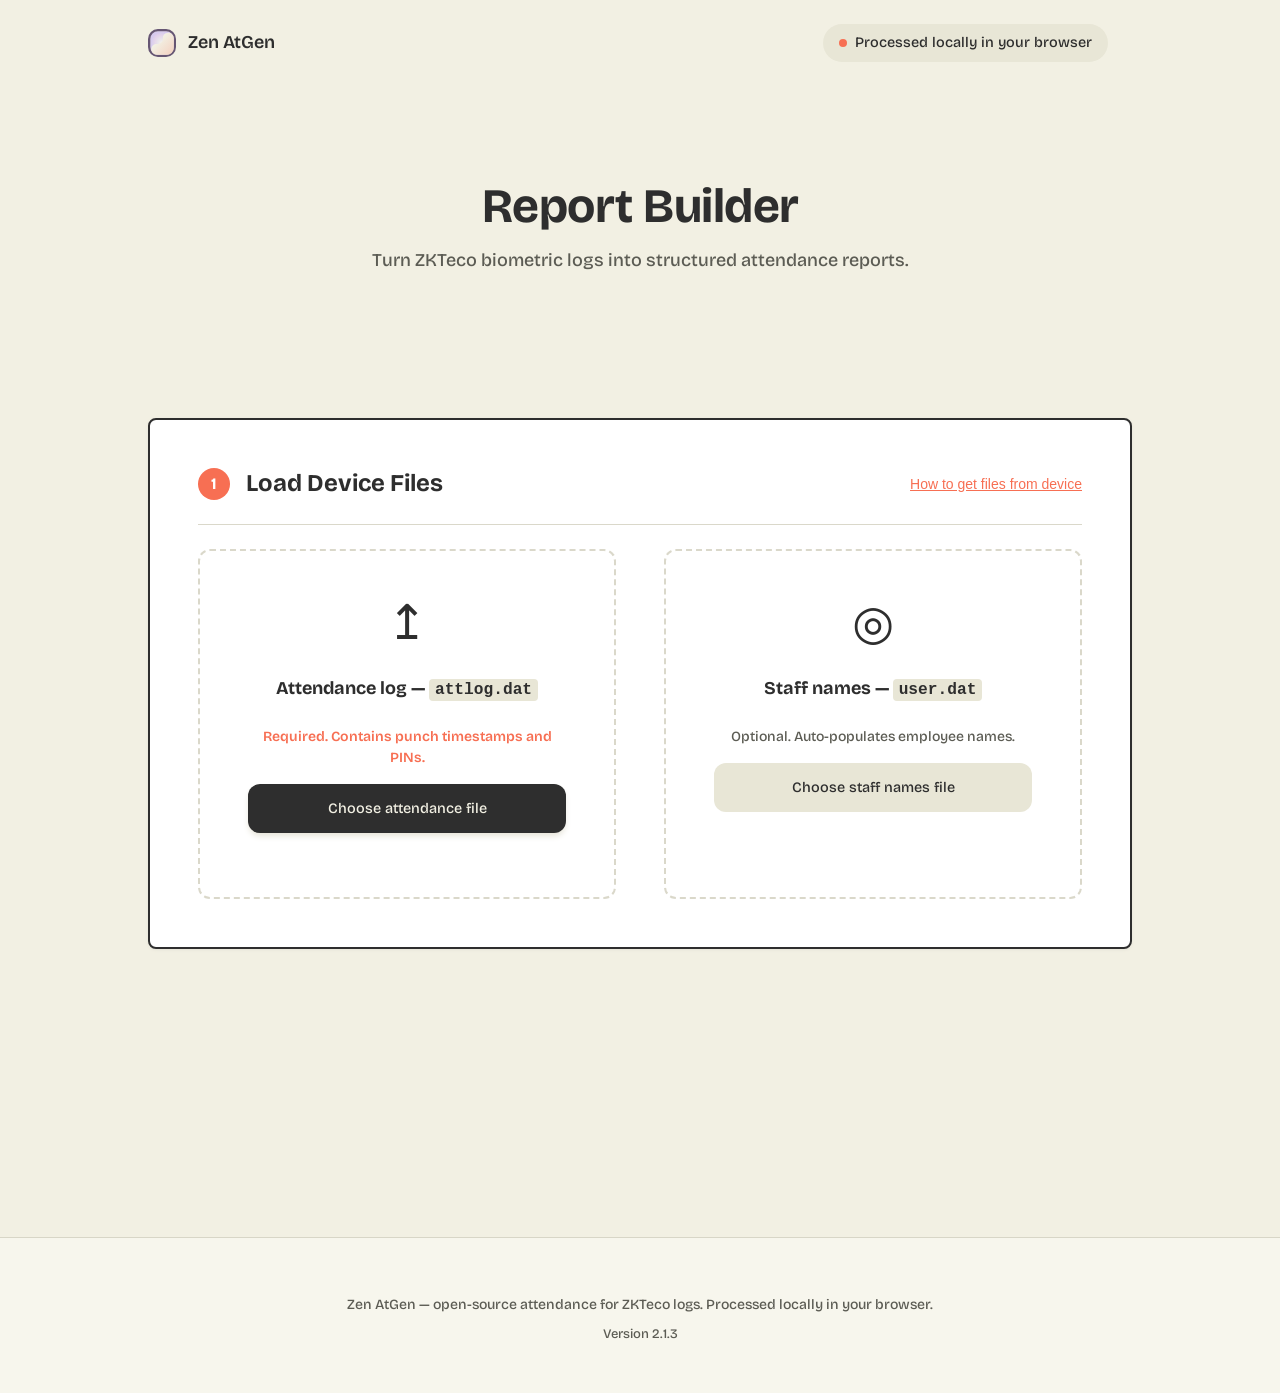
<file: docs/index.html>
<!DOCTYPE html>
<html lang="en">
<head>
<meta charset="UTF-8">
<meta name="viewport" content="width=device-width, initial-scale=1.0">
<title>Zen AtGen — Report Builder</title>
<link rel="stylesheet" href="style.css">
<link rel="preconnect" href="https://fonts.googleapis.com">
<link rel="preconnect" href="https://fonts.gstatic.com" crossorigin>
<link href="https://fonts.googleapis.com/css2?family=Junicode:ital,wght@0,400;0,600;1,400&family=Bricolage+Grotesque:wght@400;500;600;700&display=swap" rel="stylesheet">
</head>
<body>

<header class="nav-bar">
  <div class="header-inner">
    <a href="index.html" class="nav-logo" aria-label="Return to Zen AtGen homepage">
            <span class="logo-component" aria-label="Zen AtGen">
        <svg width="28" height="28" viewBox="0 0 498 497" fill="none" xmlns="http://www.w3.org/2000/svg" aria-hidden="true" class="logo-svg">
          <rect x="41" y="41" width="414.766" height="414.766" rx="127" fill="url(#paint0_radial_4620_3102)"/>
          <rect x="41" y="41" width="414.766" height="414.766" rx="127" fill="white" fill-opacity="0.23"/>
          <rect x="20.5" y="20.5" width="457" height="456" rx="155.5" stroke="#665673" stroke-width="41" stroke-linejoin="round"/>
          <g filter="url(#filter1_f_4620_3102)" style="mix-blend-mode:hue">
            <rect x="131.008" y="122.459" width="247.216" height="248.156" rx="62.5089" stroke="#EDBEF6" stroke-width="44.1792" stroke-linejoin="round"/>
          </g>
          <path d="M268.981 384.5H154.259C140.618 384.5 129.896 372.831 131.049 359.238C132.095 346.904 142.604 337.542 154.977 337.924L175.271 338.549C274.215 341.599 351.714 254.208 336.854 156.338C335.695 148.702 341.168 141.653 348.853 140.884L362.515 139.518C375.356 138.233 386.5 148.316 386.5 161.222V266.981C386.5 298.318 386.458 318.043 385.396 333.005C384.384 347.278 382.713 351.623 382.18 352.855C376.877 365.106 367.106 374.877 354.855 380.18C353.623 380.713 349.278 382.384 335.005 383.396C320.043 384.458 300.318 384.5 268.981 384.5Z" stroke="#F2F0E3" stroke-width="145" stroke-linejoin="round"/>
          <path d="M268.981 384.5H154.259C140.618 384.5 129.896 372.831 131.049 359.238C132.095 346.904 142.604 337.542 154.977 337.924L175.271 338.549C274.215 341.599 351.714 254.208 336.854 156.338C335.695 148.702 341.168 141.653 348.853 140.884L362.515 139.518C375.356 138.233 386.5 148.316 386.5 161.222V266.981C386.5 298.318 386.458 318.043 385.396 333.005C384.384 347.278 382.713 351.623 382.18 352.855C376.877 365.106 367.106 374.877 354.855 380.18C353.623 380.713 349.278 382.384 335.005 383.396C320.043 384.458 300.318 384.5 268.981 384.5Z" stroke="url(#paint1_linear_4620_3102)" stroke-opacity="0.35" stroke-width="145" stroke-linejoin="round"/>
          <defs>
            <filter id="filter1_f_4620_3102" x="75.7198" y="67.1709" width="357.791" height="358.732" filterUnits="userSpaceOnUse" color-interpolation-filters="sRGB">
              <feFlood flood-opacity="0" result="BackgroundImageFix"/>
              <feBlend mode="normal" in="SourceGraphic" in2="BackgroundImageFix" result="shape"/>
              <feGaussianBlur stdDeviation="16.5991" result="effect1_foregroundBlur_4620_3102"/>
            </filter>
            <radialGradient id="paint0_radial_4620_3102" cx="0" cy="0" r="1" gradientUnits="userSpaceOnUse" gradientTransform="translate(246.271 248.806) rotate(68.5462) scale(195.003)">
              <stop stop-color="#F2F0E3"/>
              <stop offset="1" stop-color="#CBBBE9"/>
            </radialGradient>
            <linearGradient id="paint1_linear_4620_3102" x1="205" y1="193" x2="573" y2="548" gradientUnits="userSpaceOnUse">
              <stop stop-color="#F2F0E3"/>
              <stop offset="1" stop-color="#F76F53"/>
            </linearGradient>
          </defs>
        </svg>
      </span>
      Zen AtGen
    </a>
    <div class="nav-links">
      <span class="badge" aria-label="Processed locally in your browser" style="margin: 0; background: var(--surface-muted); display: inline-flex; align-items: center; gap: 8px;">
        <span style="display:inline-block; width: 8px; height: 8px; border-radius: 50%; background: var(--accent); flex-shrink:0;"></span>
        Processed locally in your browser
      </span>
    </div>
    <div>
      <!-- Optional: secondary actions -->
    </div>
  </div>
</header>

<main class="app-main">

  <div class="app-hero text-center no-print">
    <h1 class="app-hero-title">Report Builder</h1>
    <p class="body-large">Turn ZKTeco biometric logs into structured attendance reports.</p>
  </div>

  <!-- Step 1: Upload Files -->
  <div class="card card-framed no-print" id="uploadSection">
    <div class="card-header border-bottom">
      <h2 class="heading-sub" style="margin: 0; display: flex; align-items: center; gap: var(--space-md);">
        <span class="step-label">1</span>
        Load Device Files
      </h2>
      <button type="button" class="btn-text" id="toggleGuideBtn" aria-expanded="false">How to get files from device</button>
    </div>

    <div id="deviceGuide" class="device-guide" style="display:none; margin-top: var(--space-lg);">
      <h3 style="margin-bottom: var(--space-xs);">Transferring attendance data from your hardware</h3>
      <p class="guide-note" style="margin-bottom: var(--space-lg); font-size: 13px;"><em>Note: Menu terms vary by ZKTeco hardware model and firmware version.</em></p>

      <div class="grid-2" style="margin-top: 0; align-items: flex-start; gap: var(--space-lg);">
        <div class="guide-col">
          <h4>1. Download Attendance Logs</h4>
          <ol class="guide-steps">
            <li>Insert a USB drive into the ZKTeco device.</li>
            <li>Press <strong>M/OK</strong> to open the main menu.</li>
            <li>Select the <strong>USB / PenDrive</strong> icon.</li>
            <li>Choose <strong>Download</strong>.</li>
            <li>Select <strong>Attendance Data</strong> (or <strong>Att Data</strong>).</li>
            <li>Select the date period (e.g., Daily/Weekly/Monthly).</li>
            <li>Save <code>attlog.dat</code> to the USB.</li>
          </ol>
        </div>
        <div class="guide-col">
          <h4>2. Download Staff Names (Optional)</h4>
          <ol class="guide-steps" start="8">
            <li>Return to the main device menu.</li>
            <li>Open the <strong>User / Personnel / User Mgt</strong> section.</li>
            <li>Select <strong>Download User Data</strong> to save <code>user.dat</code>.</li>
            <li>Carefully remove the USB drive.</li>
            <li>Connect the USB drive to your computer.</li>
            <li>Upload the files below.</li>
          </ol>
        </div>
      </div>
    </div>

    <div class="upload-container" style="margin-top: var(--space-lg);">
      <div class="upload-dropzone">
        <label for="fileInput" class="upload-label" style="cursor: pointer;">
          <span class="upload-icon" aria-hidden="true">↥</span>
          <span class="upload-title">Attendance log — <code>attlog.dat</code></span>
          <span class="upload-subtitle" style="font-weight: 600; color: var(--accent);">Required. Contains punch timestamps and PINs.</span>
        </label>
        <input type="file" id="fileInput" accept=".dat,.txt" style="margin-top: var(--space-sm); display: block; opacity: 0; position: absolute; width: 0; height: 0; overflow: hidden;">
        <button type="button" onclick="document.getElementById('fileInput').click()" class="button-primary" style="margin-top: var(--space-md); width: 100%; justify-content: center;">Choose attendance file</button>
        <div id="fileStatus" class="status-msg"></div>
      </div>

      <div class="upload-dropzone">
        <label for="userFileInput" class="upload-label" style="cursor: pointer;">
          <span class="upload-icon" aria-hidden="true">◎</span>
          <span class="upload-title">Staff names — <code>user.dat</code></span>
          <span class="upload-subtitle">Optional. Auto-populates employee names.</span>
        </label>
        <input type="file" id="userFileInput" accept=".dat" style="margin-top: var(--space-sm); display: block; opacity: 0; position: absolute; width: 0; height: 0; overflow: hidden;">
        <button type="button" onclick="document.getElementById('userFileInput').click()" class="button-secondary" style="margin-top: var(--space-md); width: 100%; justify-content: center;">Choose staff names file</button>
        <div id="userFileStatus" class="status-msg"></div>
      </div>
    </div>
  </div>

  <!-- Step 2: Staff Roster -->
  <div class="card no-print" id="pinSection" style="display:none">
    <div class="card-header border-bottom" style="margin-bottom: var(--space-lg);">
      <h2 class="heading-sub" style="margin: 0; display: flex; align-items: center; gap: var(--space-md);">
        <span class="step-label">2</span>
        Staff Roster & Classification
      </h2>
    </div>
    <p class="hint">Names from <code>user.dat</code> are auto-filled. Select a group for each employee: <strong>Security Guard</strong> (for hourly mandate compliance), <strong>General Worker</strong>, or <strong>Unclassified</strong>. Settings are saved locally.</p>
    <div id="pinList" class="pin-list-container"></div>
  </div>

  <!-- Step 3: Analysis Parameters -->
  <div class="card no-print" id="settingsSection" style="display:none">
    <div class="card-header border-bottom" style="margin-bottom: var(--space-lg);">
      <h2 class="heading-sub" style="margin: 0; display: flex; align-items: center; gap: var(--space-md);">
        <span class="step-label">3</span>
        Analysis Parameters
      </h2>
    </div>
    <div class="settings-grid">
      <div class="setting-item">
        <label for="mandateMin">Required check-in interval (min)</label>
        <input type="number" id="mandateMin" value="60" min="5" max="1440">
        <div class="hint">Expected interval between guard patrols.</div>
      </div>
      <div class="setting-item">
        <label for="offdutyMin">Off-duty gap threshold (min)</label>
        <input type="number" id="offdutyMin" value="240" min="30" max="2880">
        <div class="hint">Gaps longer than this mark shift handoffs.</div>
      </div>
      <div class="setting-action">
        <button id="analyzeBtn" class="button-primary">Analyze Attendance ▶</button>
      </div>
    </div>
  </div>

  <!-- Results Section -->
  <div id="resultsSection" style="display:none">

    <div class="card">
      <div class="card-header border-bottom" style="margin-bottom: var(--space-lg);">
        <h2 class="heading-sub" style="margin: 0;">Security Guard — Hourly Check Compliance</h2>
      </div>
      <p class="hint">Mandate: a check-in at least every <span id="mandateEcho" style="font-weight: 600;">60</span> minutes while on duty.</p>
      <div class="table-scroll"><table id="guardSummaryTable"></table></div>
      <div class="no-print actions-row">
        <button class="button-secondary" onclick="exportCSV('guardSummaryTable','guard_compliance_summary.csv')">Export CSV</button>
      </div>
    </div>

    <div class="card">
      <div class="card-header border-bottom" style="margin-bottom: var(--space-lg);">
        <h2 class="heading-sub" style="margin: 0;">Security Guard — Daily Check Log</h2>
      </div>
      <p class="hint">
        <span class="badge-legend ok">Green</span> within required interval &nbsp;&nbsp;|&nbsp;&nbsp;
        <span class="badge-legend violation">Red</span> missed check &nbsp;&nbsp;|&nbsp;&nbsp;
        <span>Unshaded</span> new duty period
      </p>
      <div id="guardDailyLogs"></div>
      <div class="no-print actions-row">
        <button class="button-secondary" onclick="window.print()">Print / Save as PDF</button>
      </div>
    </div>

    <div class="card">
      <div class="card-header border-bottom" style="margin-bottom: var(--space-lg);">
        <h2 class="heading-sub" style="margin: 0;">All-Staff Attendance Summary</h2>
      </div>
      <div class="table-scroll"><table id="allSummaryTable"></table></div>
      <div class="no-print actions-row">
        <button class="button-secondary" onclick="exportCSV('allSummaryTable','all_staff_summary.csv')">Export CSV</button>
      </div>
    </div>

    <div class="card">
      <div class="card-header border-bottom" style="margin-bottom: var(--space-lg);">
        <h2 class="heading-sub" style="margin: 0;">Weekly Clock In / Clock Out Timetable</h2>
      </div>
      <div id="weeklyTimetable"></div>
    </div>

    <div class="card">
      <div class="card-header border-bottom" style="margin-bottom: var(--space-lg);">
        <h2 class="heading-sub" style="margin: 0;">Full Daily Punch Log</h2>
      </div>
      <div class="table-scroll"><table id="detailTable"></table></div>
      <div class="no-print actions-row">
        <button class="button-secondary" onclick="exportCSV('detailTable','full_daily_log.csv')">Export CSV</button>
      </div>
    </div>

  </div>

  <!-- Step 4: Report Builder -->
  <div class="card card-framed no-print" id="reportBuilderCard" style="display:none">
    <div class="card-header border-bottom" style="margin-bottom: var(--space-lg);">
      <h2 class="heading-sub" style="margin: 0; display: flex; align-items: center; gap: var(--space-md);">
        <span class="step-label">4</span>
        Build Polished Report
      </h2>
    </div>
    <p class="hint" style="margin-bottom: var(--space-lg);">Generate a clean, branded, print-ready document tailored for supervisors. Select report scope and time window.</p>
    <div class="settings-grid">
      <div class="setting-item">
        <label for="reportType">Report type</label>
        <select id="reportType">
          <option value="security">Security Guard Attendance</option>
          <option value="general">General Workers Attendance</option>
          <option value="all">All-Staff Attendance</option>
        </select>
      </div>
      <div class="setting-item">
        <label for="reportPeriodType">Period type</label>
        <select id="reportPeriodType">
          <option value="weekly">Weekly</option>
          <option value="monthly">Monthly</option>
        </select>
      </div>
      <div class="setting-item">
        <label for="reportPeriodSelect">Period</label>
        <select id="reportPeriodSelect"></select>
      </div>
      <div class="setting-action">
        <button id="generateReportBtn" class="button-primary">Generate Report ▶</button>
      </div>
    </div>
  </div>

  <!-- Report Preview & Actions -->
  <div id="reportPreviewWrapper" style="display:none">
    <div class="no-print report-actions" style="margin-top: var(--space-2xl); margin-bottom: var(--space-lg); display: flex; gap: var(--space-md); justify-content: center;">
      <button onclick="printReport()" class="button-primary"><span aria-hidden="true">▣</span> Print / Save as PDF</button>
      <button class="button-secondary" onclick="downloadReportHTML()"><span aria-hidden="true">↓</span> Download as HTML report</button>
    </div>
    <div id="reportPreview" style="background: var(--surface); padding: var(--space-lg); border-radius: var(--rounded-lg); box-shadow: 0 10px 15px -3px var(--shadow-soft);"></div>
  </div>

</main>

<footer class="app-footer">
  <div class="footer-inner">
    <p>Zen AtGen — open-source attendance for ZKTeco logs. Processed locally in your browser.</p>
    <p style="font-size: 13px; margin: 0;">Version <span id="appVersion"></span></p>
  </div>
</footer>

<script src="version.js"></script>
<script src="script.js"></script>

</body>
</html>
</file>
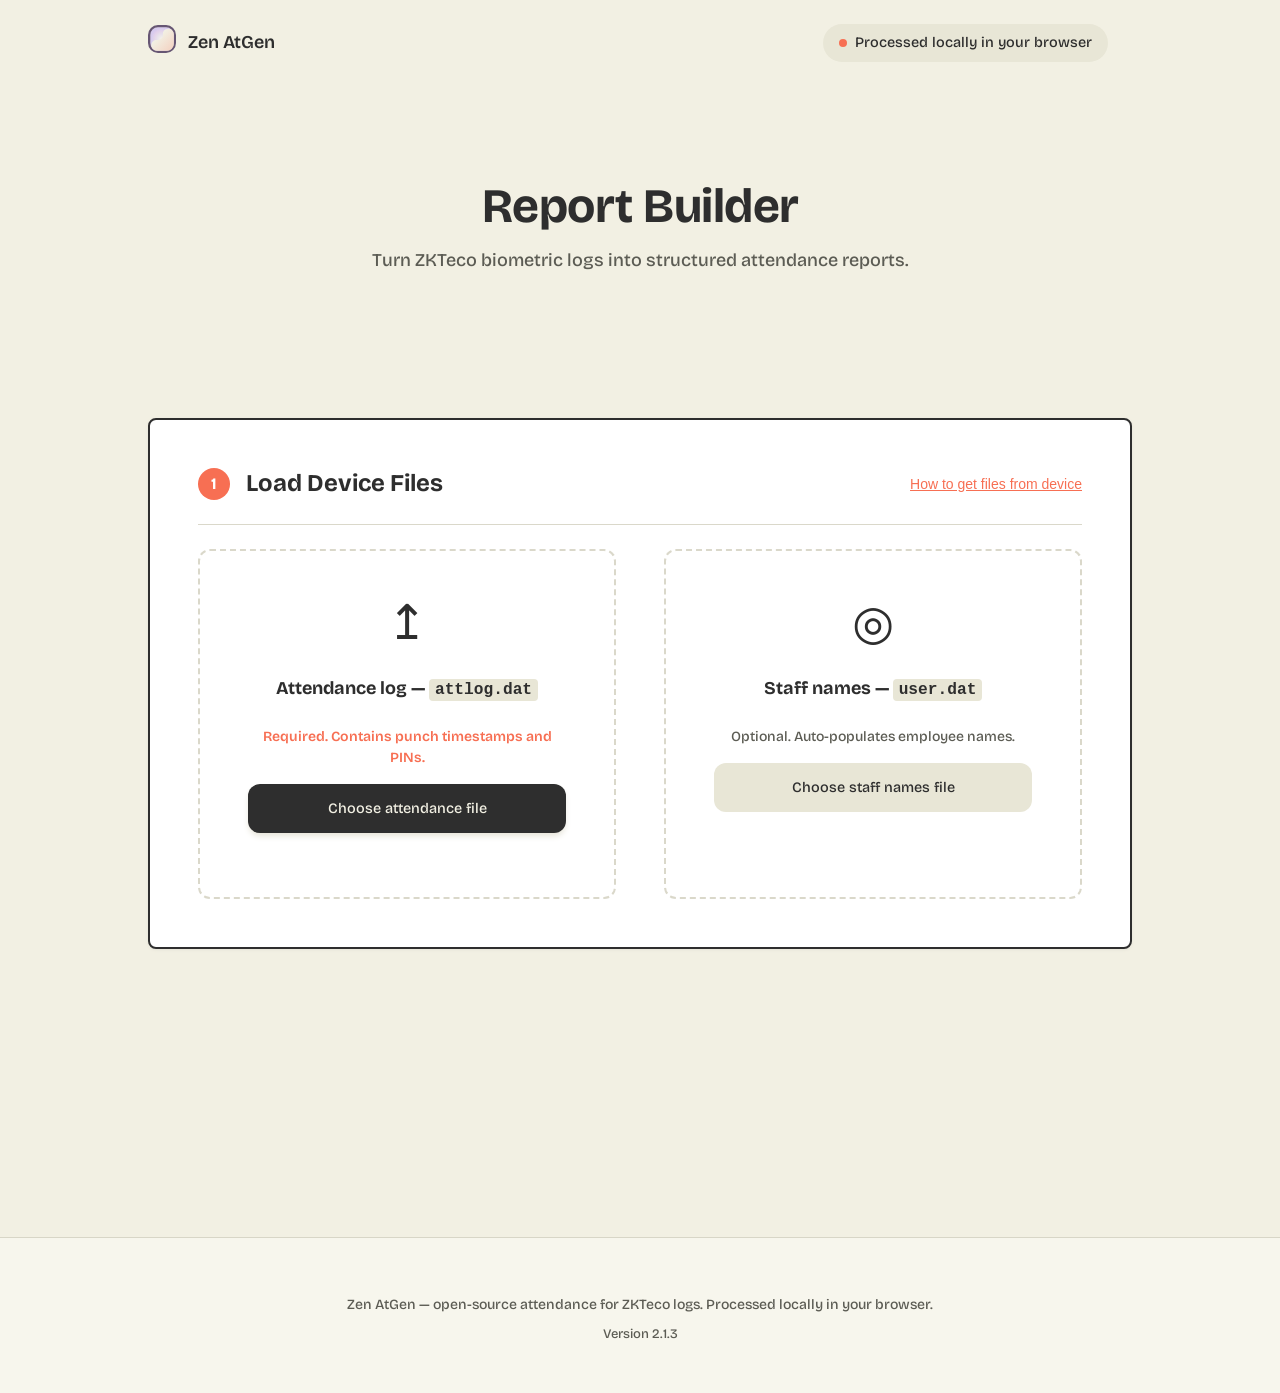
<file: app/app/index.html>
<!DOCTYPE html>
<html lang="en">
<head>
<meta charset="UTF-8">
<meta name="viewport" content="width=device-width, initial-scale=1.0">
<title>Zen AtGen — Report Builder</title>
<link rel="stylesheet" href="style.css">
<link rel="preconnect" href="https://fonts.googleapis.com">
<link rel="preconnect" href="https://fonts.gstatic.com" crossorigin>
<link href="https://fonts.googleapis.com/css2?family=Junicode:ital,wght@0,400;0,600;1,400&family=Bricolage+Grotesque:wght@400;500;600;700&display=swap" rel="stylesheet">
</head>
<body>

<header class="nav-bar">
  <div class="header-inner">
    <a href="../index.html" class="nav-logo" aria-label="Return to Zen AtGen homepage">
            <span class="logo-component" aria-label="Zen AtGen">
        <svg width="28" height="28" viewBox="0 0 498 497" fill="none" xmlns="http://www.w3.org/2000/svg" aria-hidden="true" class="logo-svg">
          <rect x="41" y="41" width="414.766" height="414.766" rx="127" fill="url(#paint0_radial_4620_3102)"/>
          <rect x="41" y="41" width="414.766" height="414.766" rx="127" fill="white" fill-opacity="0.23"/>
          <rect x="20.5" y="20.5" width="457" height="456" rx="155.5" stroke="#665673" stroke-width="41" stroke-linejoin="round"/>
          <g filter="url(#filter1_f_4620_3102)" style="mix-blend-mode:hue">
            <rect x="131.008" y="122.459" width="247.216" height="248.156" rx="62.5089" stroke="#EDBEF6" stroke-width="44.1792" stroke-linejoin="round"/>
          </g>
          <path d="M268.981 384.5H154.259C140.618 384.5 129.896 372.831 131.049 359.238C132.095 346.904 142.604 337.542 154.977 337.924L175.271 338.549C274.215 341.599 351.714 254.208 336.854 156.338C335.695 148.702 341.168 141.653 348.853 140.884L362.515 139.518C375.356 138.233 386.5 148.316 386.5 161.222V266.981C386.5 298.318 386.458 318.043 385.396 333.005C384.384 347.278 382.713 351.623 382.18 352.855C376.877 365.106 367.106 374.877 354.855 380.18C353.623 380.713 349.278 382.384 335.005 383.396C320.043 384.458 300.318 384.5 268.981 384.5Z" stroke="#F2F0E3" stroke-width="145" stroke-linejoin="round"/>
          <path d="M268.981 384.5H154.259C140.618 384.5 129.896 372.831 131.049 359.238C132.095 346.904 142.604 337.542 154.977 337.924L175.271 338.549C274.215 341.599 351.714 254.208 336.854 156.338C335.695 148.702 341.168 141.653 348.853 140.884L362.515 139.518C375.356 138.233 386.5 148.316 386.5 161.222V266.981C386.5 298.318 386.458 318.043 385.396 333.005C384.384 347.278 382.713 351.623 382.18 352.855C376.877 365.106 367.106 374.877 354.855 380.18C353.623 380.713 349.278 382.384 335.005 383.396C320.043 384.458 300.318 384.5 268.981 384.5Z" stroke="url(#paint1_linear_4620_3102)" stroke-opacity="0.35" stroke-width="145" stroke-linejoin="round"/>
          <defs>
            <filter id="filter1_f_4620_3102" x="75.7198" y="67.1709" width="357.791" height="358.732" filterUnits="userSpaceOnUse" color-interpolation-filters="sRGB">
              <feFlood flood-opacity="0" result="BackgroundImageFix"/>
              <feBlend mode="normal" in="SourceGraphic" in2="BackgroundImageFix" result="shape"/>
              <feGaussianBlur stdDeviation="16.5991" result="effect1_foregroundBlur_4620_3102"/>
            </filter>
            <radialGradient id="paint0_radial_4620_3102" cx="0" cy="0" r="1" gradientUnits="userSpaceOnUse" gradientTransform="translate(246.271 248.806) rotate(68.5462) scale(195.003)">
              <stop stop-color="#F2F0E3"/>
              <stop offset="1" stop-color="#CBBBE9"/>
            </radialGradient>
            <linearGradient id="paint1_linear_4620_3102" x1="205" y1="193" x2="573" y2="548" gradientUnits="userSpaceOnUse">
              <stop stop-color="#F2F0E3"/>
              <stop offset="1" stop-color="#F76F53"/>
            </linearGradient>
          </defs>
        </svg>
      </span>
      Zen AtGen
    </a>
    <div class="nav-links">
      <span class="badge" aria-label="Processed locally in your browser" style="margin: 0; background: var(--surface-muted); display: inline-flex; align-items: center; gap: 8px;">
        <span style="display:inline-block; width: 8px; height: 8px; border-radius: 50%; background: var(--accent); flex-shrink:0;"></span>
        Processed locally in your browser
      </span>
    </div>
    <div>
      <!-- Optional: secondary actions -->
    </div>
  </div>
</header>

<main class="app-main">

  <div class="app-hero text-center no-print">
    <h1 class="app-hero-title">Report Builder</h1>
    <p class="body-large">Turn ZKTeco biometric logs into structured attendance reports.</p>
  </div>

  <!-- Step 1: Upload Files -->
  <div class="card card-framed no-print" id="uploadSection">
    <div class="card-header border-bottom">
      <h2 class="heading-sub" style="margin: 0; display: flex; align-items: center; gap: var(--space-md);">
        <span class="step-label">1</span>
        Load Device Files
      </h2>
      <button type="button" class="btn-text" id="toggleGuideBtn" aria-expanded="false">How to get files from device</button>
    </div>

    <div id="deviceGuide" class="device-guide" style="display:none; margin-top: var(--space-lg);">
      <h3 style="margin-bottom: var(--space-xs);">Transferring attendance data from your hardware</h3>
      <p class="guide-note" style="margin-bottom: var(--space-lg); font-size: 13px;"><em>Note: Menu terms vary by ZKTeco hardware model and firmware version.</em></p>

      <div class="grid-2" style="margin-top: 0; align-items: flex-start; gap: var(--space-lg);">
        <div class="guide-col">
          <h4>1. Download Attendance Logs</h4>
          <ol class="guide-steps">
            <li>Insert a USB drive into the ZKTeco device.</li>
            <li>Press <strong>M/OK</strong> to open the main menu.</li>
            <li>Select the <strong>USB / PenDrive</strong> icon.</li>
            <li>Choose <strong>Download</strong>.</li>
            <li>Select <strong>Attendance Data</strong> (or <strong>Att Data</strong>).</li>
            <li>Select the date period (e.g., Daily/Weekly/Monthly).</li>
            <li>Save <code>attlog.dat</code> to the USB.</li>
          </ol>
        </div>
        <div class="guide-col">
          <h4>2. Download Staff Names (Optional)</h4>
          <ol class="guide-steps" start="8">
            <li>Return to the main device menu.</li>
            <li>Open the <strong>User / Personnel / User Mgt</strong> section.</li>
            <li>Select <strong>Download User Data</strong> to save <code>user.dat</code>.</li>
            <li>Carefully remove the USB drive.</li>
            <li>Connect the USB drive to your computer.</li>
            <li>Upload the files below.</li>
          </ol>
        </div>
      </div>
    </div>

    <div class="upload-container" style="margin-top: var(--space-lg);">
      <div class="upload-dropzone">
        <label for="fileInput" class="upload-label" style="cursor: pointer;">
          <span class="upload-icon" aria-hidden="true">↥</span>
          <span class="upload-title">Attendance log — <code>attlog.dat</code></span>
          <span class="upload-subtitle" style="font-weight: 600; color: var(--accent);">Required. Contains punch timestamps and PINs.</span>
        </label>
        <input type="file" id="fileInput" accept=".dat,.txt" style="margin-top: var(--space-sm); display: block; opacity: 0; position: absolute; width: 0; height: 0; overflow: hidden;">
        <button type="button" onclick="document.getElementById('fileInput').click()" class="button-primary" style="margin-top: var(--space-md); width: 100%; justify-content: center;">Choose attendance file</button>
        <div id="fileStatus" class="status-msg"></div>
      </div>

      <div class="upload-dropzone">
        <label for="userFileInput" class="upload-label" style="cursor: pointer;">
          <span class="upload-icon" aria-hidden="true">◎</span>
          <span class="upload-title">Staff names — <code>user.dat</code></span>
          <span class="upload-subtitle">Optional. Auto-populates employee names.</span>
        </label>
        <input type="file" id="userFileInput" accept=".dat" style="margin-top: var(--space-sm); display: block; opacity: 0; position: absolute; width: 0; height: 0; overflow: hidden;">
        <button type="button" onclick="document.getElementById('userFileInput').click()" class="button-secondary" style="margin-top: var(--space-md); width: 100%; justify-content: center;">Choose staff names file</button>
        <div id="userFileStatus" class="status-msg"></div>
      </div>
    </div>
  </div>

  <!-- Step 2: Staff Roster -->
  <div class="card no-print" id="pinSection" style="display:none">
    <div class="card-header border-bottom" style="margin-bottom: var(--space-lg);">
      <h2 class="heading-sub" style="margin: 0; display: flex; align-items: center; gap: var(--space-md);">
        <span class="step-label">2</span>
        Staff Roster & Classification
      </h2>
    </div>
    <p class="hint">Names from <code>user.dat</code> are auto-filled. Select a group for each employee: <strong>Security Guard</strong> (for hourly mandate compliance), <strong>General Worker</strong>, or <strong>Unclassified</strong>. Settings are saved locally.</p>
    <div id="pinList" class="pin-list-container"></div>
  </div>

  <!-- Step 3: Analysis Parameters -->
  <div class="card no-print" id="settingsSection" style="display:none">
    <div class="card-header border-bottom" style="margin-bottom: var(--space-lg);">
      <h2 class="heading-sub" style="margin: 0; display: flex; align-items: center; gap: var(--space-md);">
        <span class="step-label">3</span>
        Analysis Parameters
      </h2>
    </div>
    <div class="settings-grid">
      <div class="setting-item">
        <label for="mandateMin">Required check-in interval (min)</label>
        <input type="number" id="mandateMin" value="60" min="5" max="1440">
        <div class="hint">Expected interval between guard patrols.</div>
      </div>
      <div class="setting-item">
        <label for="offdutyMin">Off-duty gap threshold (min)</label>
        <input type="number" id="offdutyMin" value="240" min="30" max="2880">
        <div class="hint">Gaps longer than this mark shift handoffs.</div>
      </div>
      <div class="setting-action">
        <button id="analyzeBtn" class="button-primary">Analyze Attendance ▶</button>
      </div>
    </div>
  </div>

  <!-- Results Section -->
  <div id="resultsSection" style="display:none">

    <div class="card">
      <div class="card-header border-bottom" style="margin-bottom: var(--space-lg);">
        <h2 class="heading-sub" style="margin: 0;">Security Guard — Hourly Check Compliance</h2>
      </div>
      <p class="hint">Mandate: a check-in at least every <span id="mandateEcho" style="font-weight: 600;">60</span> minutes while on duty.</p>
      <div class="table-scroll"><table id="guardSummaryTable"></table></div>
      <div class="no-print actions-row">
        <button class="button-secondary" onclick="exportCSV('guardSummaryTable','guard_compliance_summary.csv')">Export CSV</button>
      </div>
    </div>

    <div class="card">
      <div class="card-header border-bottom" style="margin-bottom: var(--space-lg);">
        <h2 class="heading-sub" style="margin: 0;">Security Guard — Daily Check Log</h2>
      </div>
      <p class="hint">
        <span class="badge-legend ok">Green</span> within required interval &nbsp;&nbsp;|&nbsp;&nbsp;
        <span class="badge-legend violation">Red</span> missed check &nbsp;&nbsp;|&nbsp;&nbsp;
        <span>Unshaded</span> new duty period
      </p>
      <div id="guardDailyLogs"></div>
      <div class="no-print actions-row">
        <button class="button-secondary" onclick="window.print()">Print / Save as PDF</button>
      </div>
    </div>

    <div class="card">
      <div class="card-header border-bottom" style="margin-bottom: var(--space-lg);">
        <h2 class="heading-sub" style="margin: 0;">All-Staff Attendance Summary</h2>
      </div>
      <div class="table-scroll"><table id="allSummaryTable"></table></div>
      <div class="no-print actions-row">
        <button class="button-secondary" onclick="exportCSV('allSummaryTable','all_staff_summary.csv')">Export CSV</button>
      </div>
    </div>

    <div class="card">
      <div class="card-header border-bottom" style="margin-bottom: var(--space-lg);">
        <h2 class="heading-sub" style="margin: 0;">Weekly Clock In / Clock Out Timetable</h2>
      </div>
      <div id="weeklyTimetable"></div>
    </div>

    <div class="card">
      <div class="card-header border-bottom" style="margin-bottom: var(--space-lg);">
        <h2 class="heading-sub" style="margin: 0;">Full Daily Punch Log</h2>
      </div>
      <div class="table-scroll"><table id="detailTable"></table></div>
      <div class="no-print actions-row">
        <button class="button-secondary" onclick="exportCSV('detailTable','full_daily_log.csv')">Export CSV</button>
      </div>
    </div>

  </div>

  <!-- Step 4: Report Builder -->
  <div class="card card-framed no-print" id="reportBuilderCard" style="display:none">
    <div class="card-header border-bottom" style="margin-bottom: var(--space-lg);">
      <h2 class="heading-sub" style="margin: 0; display: flex; align-items: center; gap: var(--space-md);">
        <span class="step-label">4</span>
        Build Polished Report
      </h2>
    </div>
    <p class="hint" style="margin-bottom: var(--space-lg);">Generate a clean, branded, print-ready document tailored for supervisors. Select report scope and time window.</p>
    <div class="settings-grid">
      <div class="setting-item">
        <label for="reportType">Report type</label>
        <select id="reportType">
          <option value="security">Security Guard Attendance</option>
          <option value="general">General Workers Attendance</option>
          <option value="all">All-Staff Attendance</option>
        </select>
      </div>
      <div class="setting-item">
        <label for="reportPeriodType">Period type</label>
        <select id="reportPeriodType">
          <option value="weekly">Weekly</option>
          <option value="monthly">Monthly</option>
        </select>
      </div>
      <div class="setting-item">
        <label for="reportPeriodSelect">Period</label>
        <select id="reportPeriodSelect"></select>
      </div>
      <div class="setting-action">
        <button id="generateReportBtn" class="button-primary">Generate Report ▶</button>
      </div>
    </div>
  </div>

  <!-- Report Preview & Actions -->
  <div id="reportPreviewWrapper" style="display:none">
    <div class="no-print report-actions" style="margin-top: var(--space-2xl); margin-bottom: var(--space-lg); display: flex; gap: var(--space-md); justify-content: center;">
      <button onclick="printReport()" class="button-primary"><span aria-hidden="true">▣</span> Print / Save as PDF</button>
      <button class="button-secondary" onclick="downloadReportHTML()"><span aria-hidden="true">↓</span> Download as HTML report</button>
    </div>
    <div id="reportPreview" style="background: var(--surface); padding: var(--space-lg); border-radius: var(--rounded-lg); box-shadow: 0 10px 15px -3px var(--shadow-soft);"></div>
  </div>

</main>

<footer class="app-footer">
  <div class="footer-inner">
    <p>Zen AtGen — open-source attendance for ZKTeco logs. Processed locally in your browser.</p>
    <p style="font-size: 13px; margin: 0;">Version <span id="appVersion"></span></p>
  </div>
</footer>

<script src="version.js"></script>
<script src="script.js"></script>

</body>
</html>
</file>
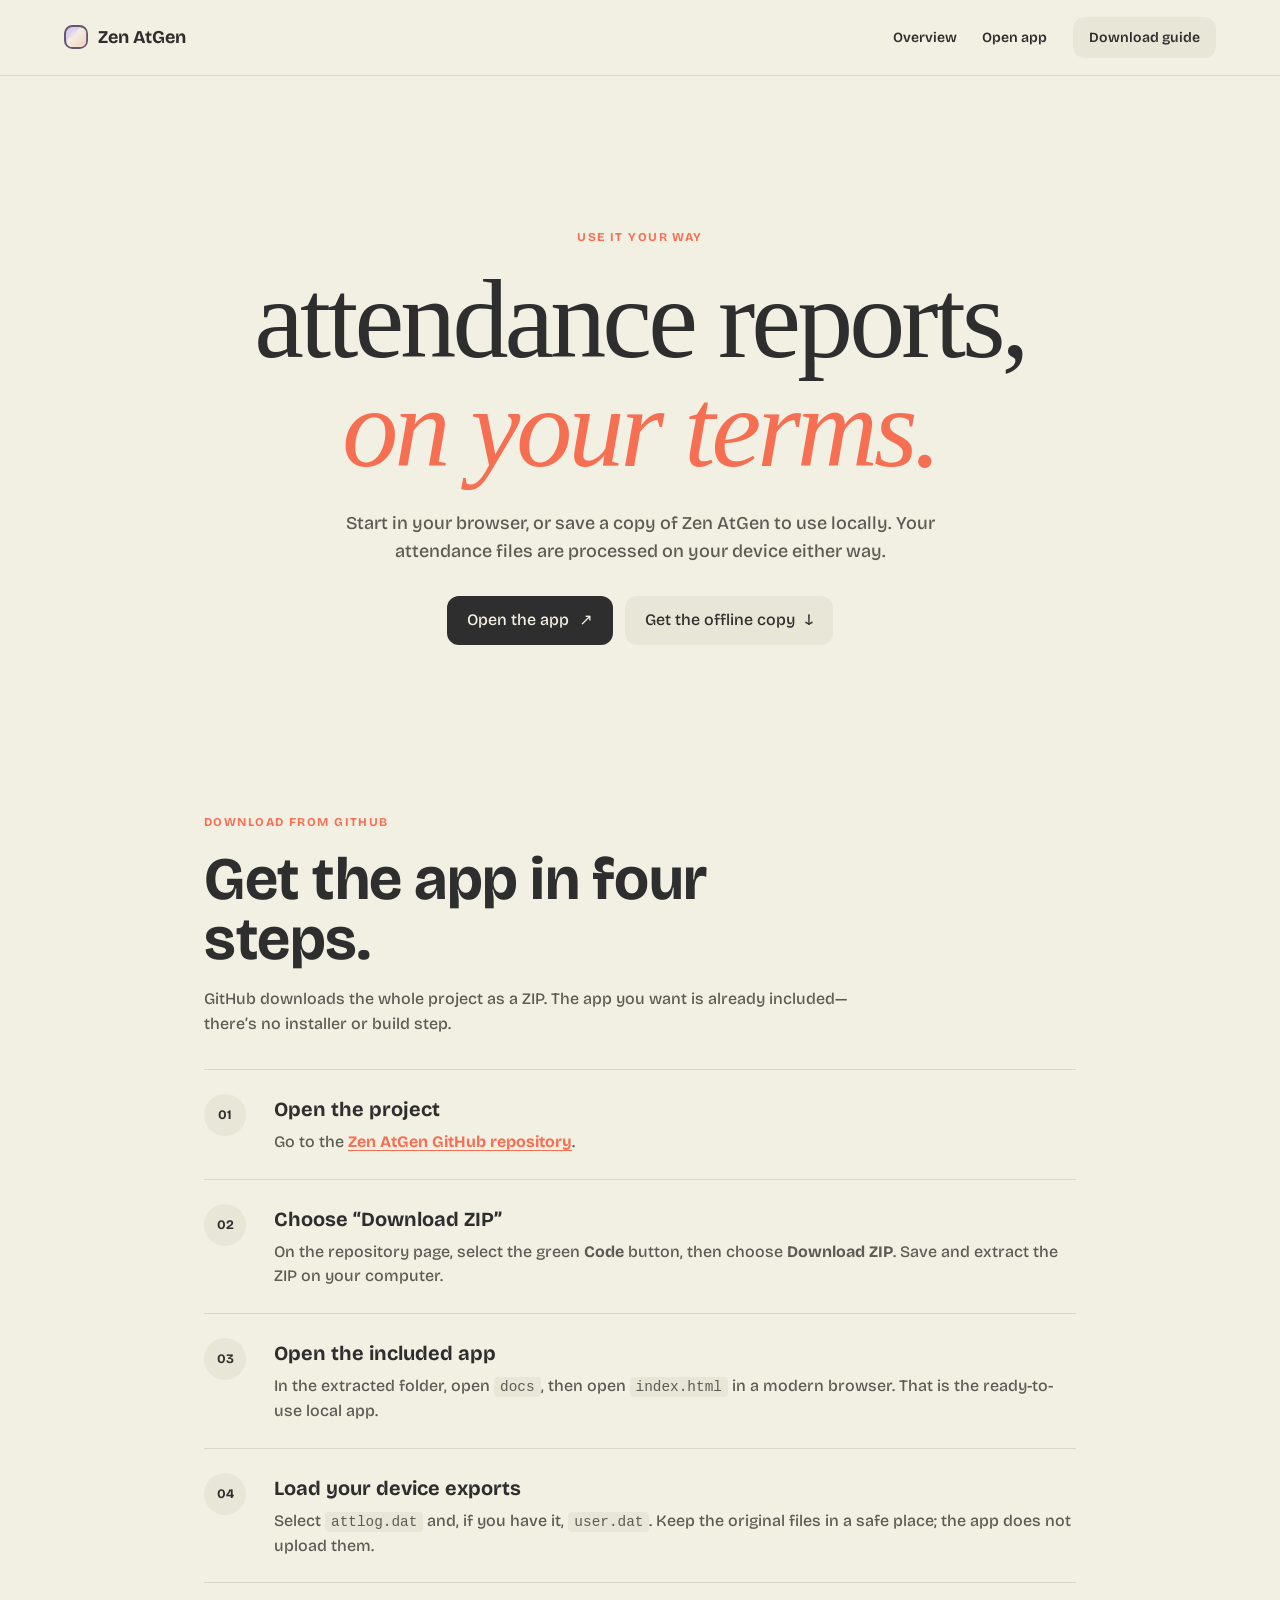
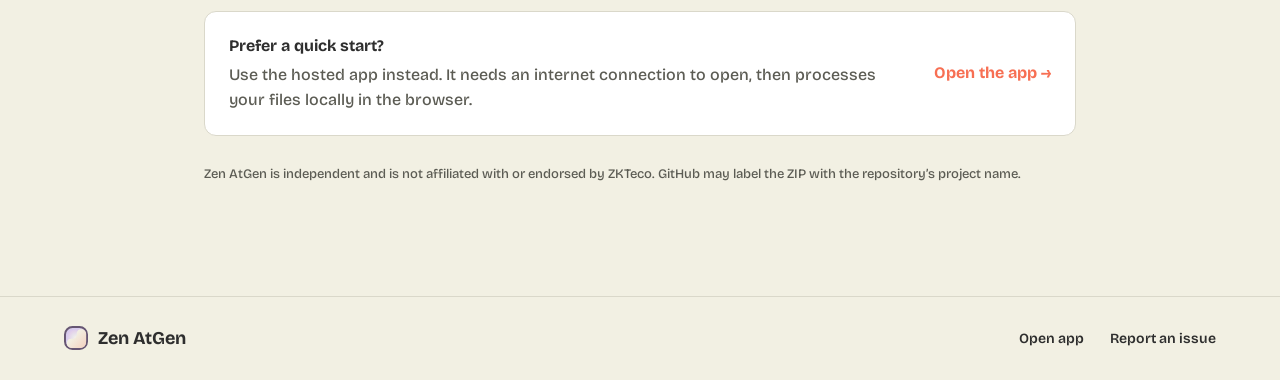
<file: app/download/index.html>
<!DOCTYPE html>
<html lang="en">
<head>
  <meta charset="UTF-8">
  <meta name="viewport" content="width=device-width, initial-scale=1.0">
  <meta name="theme-color" content="#f2f0e3">
  <title>Zen AtGen — Download and use offline</title>
  <link rel="stylesheet" href="style.css">
  <link rel="preconnect" href="https://fonts.googleapis.com">
  <link rel="preconnect" href="https://fonts.gstatic.com" crossorigin>
  <link href="https://fonts.googleapis.com/css2?family=Junicode:ital,wght@0,400;0,600;1,400&family=Bricolage+Grotesque:wght@400;500;600;700&display=swap" rel="stylesheet">
</head>
<body>
  <header class="download-nav">
    <a href="../index.html" class="brand" aria-label="Zen AtGen homepage">
      <span class="logo-component" aria-label="Zen AtGen">
  <svg width="24" height="24" viewBox="0 0 498 497" fill="none" xmlns="http://www.w3.org/2000/svg" aria-hidden="true" class="logo-svg">
    <rect x="41" y="41" width="414.766" height="414.766" rx="127" fill="url(#paint0_radial_4620_3102)"/>
    <rect x="41" y="41" width="414.766" height="414.766" rx="127" fill="white" fill-opacity="0.23"/>
    <rect x="20.5" y="20.5" width="457" height="456" rx="155.5" stroke="#665673" stroke-width="41" stroke-linejoin="round"/>
    <g filter="url(#filter1_f_4620_3102)" style="mix-blend-mode:hue">
      <rect x="131.008" y="122.459" width="247.216" height="248.156" rx="62.5089" stroke="#EDBEF6" stroke-width="44.1792" stroke-linejoin="round"/>
    </g>
    <path d="M268.981 384.5H154.259C140.618 384.5 129.896 372.831 131.049 359.238C132.095 346.904 142.604 337.542 154.977 337.924L175.271 338.549C274.215 341.599 351.714 254.208 336.854 156.338C335.695 148.702 341.168 141.653 348.853 140.884L362.515 139.518C375.356 138.233 386.5 148.316 386.5 161.222V266.981C386.5 298.318 386.458 318.043 385.396 333.005C384.384 347.278 382.713 351.623 382.18 352.855C376.877 365.106 367.106 374.877 354.855 380.18C353.623 380.713 349.278 382.384 335.005 383.396C320.043 384.458 300.318 384.5 268.981 384.5Z" stroke="#F2F0E3" stroke-width="145" stroke-linejoin="round"/>
    <path d="M268.981 384.5H154.259C140.618 384.5 129.896 372.831 131.049 359.238C132.095 346.904 142.604 337.542 154.977 337.924L175.271 338.549C274.215 341.599 351.714 254.208 336.854 156.338C335.695 148.702 341.168 141.653 348.853 140.884L362.515 139.518C375.356 138.233 386.5 148.316 386.5 161.222V266.981C386.5 298.318 386.458 318.043 385.396 333.005C384.384 347.278 382.713 351.623 382.18 352.855C376.877 365.106 367.106 374.877 354.855 380.18C353.623 380.713 349.278 382.384 335.005 383.396C320.043 384.458 300.318 384.5 268.981 384.5Z" stroke="url(#paint1_linear_4620_3102)" stroke-opacity="0.35" stroke-width="145" stroke-linejoin="round"/>
    <defs>
      <filter id="filter1_f_4620_3102" x="75.7198" y="67.1709" width="357.791" height="358.732" filterUnits="userSpaceOnUse" color-interpolation-filters="sRGB">
        <feFlood flood-opacity="0" result="BackgroundImageFix"/>
        <feBlend mode="normal" in="SourceGraphic" in2="BackgroundImageFix" result="shape"/>
        <feGaussianBlur stdDeviation="16.5991" result="effect1_foregroundBlur_4620_3102"/>
      </filter>
      <radialGradient id="paint0_radial_4620_3102" cx="0" cy="0" r="1" gradientUnits="userSpaceOnUse" gradientTransform="translate(246.271 248.806) rotate(68.5462) scale(195.003)">
        <stop stop-color="#F2F0E3"/>
        <stop offset="1" stop-color="#CBBBE9"/>
      </radialGradient>
      <linearGradient id="paint1_linear_4620_3102" x1="205" y1="193" x2="573" y2="548" gradientUnits="userSpaceOnUse">
        <stop stop-color="#F2F0E3"/>
        <stop offset="1" stop-color="#F76F53"/>
      </linearGradient>
    </defs>
  </svg>
</span>
      <span>Zen AtGen</span>
    </a>
    <nav aria-label="Primary navigation">
      <a href="../index.html">Overview</a>
      <a href="../app/index.html">Open app</a>
      <a href="#download-guide" class="nav-cta">Download guide</a>
    </nav>
  </header>

  <main>
    <section class="download-hero">
      <p class="eyebrow">Use it your way</p>
      <h1 style="font-weight: 400;">attendance reports,<br><em>on your terms.</em></h1>
      <p class="hero-copy">Start in your browser, or save a copy of Zen AtGen to use locally. Your attendance files are processed on your device either way.</p>
      <div class="hero-actions">
        <a href="../app/index.html" class="button button-primary">Open the app <span aria-hidden="true">↗</span></a>
        <a href="#download-guide" class="button button-secondary">Get the offline copy <span aria-hidden="true">↓</span></a>
      </div>
    </section>

    <section class="local-section" id="download-guide">
      <div class="section-heading">
        <p class="eyebrow">Download from GitHub</p>
        <h2>Get the app in four steps.</h2>
        <p>GitHub downloads the whole project as a ZIP. The app you want is already included—there’s no installer or build step.</p>
      </div>
      <ol class="download-steps">
        <li><span class="step-number">01</span><div><h3>Open the project</h3><p>Go to the <a href="https://github.com/alvinlanyon-debug/ZKTeco-Offline-Attendance-Generator">Zen AtGen GitHub repository</a>.</p></div></li>
        <li><span class="step-number">02</span><div><h3>Choose “Download ZIP”</h3><p>On the repository page, select the green <strong>Code</strong> button, then choose <strong>Download ZIP</strong>. Save and extract the ZIP on your computer.</p></div></li>
        <li><span class="step-number">03</span><div><h3>Open the included app</h3><p>In the extracted folder, open <code>docs</code>, then open <code>index.html</code> in a modern browser. That is the ready-to-use local app.</p></div></li>
        <li><span class="step-number">04</span><div><h3>Load your device exports</h3><p>Select <code>attlog.dat</code> and, if you have it, <code>user.dat</code>. Keep the original files in a safe place; the app does not upload them.</p></div></li>
      </ol>
      <aside class="help-card"><strong>Prefer a quick start?</strong><span>Use the hosted app instead. It needs an internet connection to open, then processes your files locally in the browser.</span><a href="../app/index.html">Open the app →</a></aside>
      <p class="fine-print">Zen AtGen is independent and is not affiliated with or endorsed by ZKTeco. GitHub may label the ZIP with the repository’s project name.</p>
    </section>
  </main>

  <footer class="download-footer">
    <a href="../index.html" class="brand"><span class="logo-component" aria-label="Zen AtGen">
  <svg width="24" height="24" viewBox="0 0 498 497" fill="none" xmlns="http://www.w3.org/2000/svg" aria-hidden="true" class="logo-svg">
    <rect x="41" y="41" width="414.766" height="414.766" rx="127" fill="url(#paint0_radial_4620_3102)"/>
    <rect x="41" y="41" width="414.766" height="414.766" rx="127" fill="white" fill-opacity="0.23"/>
    <rect x="20.5" y="20.5" width="457" height="456" rx="155.5" stroke="#665673" stroke-width="41" stroke-linejoin="round"/>
    <g filter="url(#filter1_f_4620_3102)" style="mix-blend-mode:hue">
      <rect x="131.008" y="122.459" width="247.216" height="248.156" rx="62.5089" stroke="#EDBEF6" stroke-width="44.1792" stroke-linejoin="round"/>
    </g>
    <path d="M268.981 384.5H154.259C140.618 384.5 129.896 372.831 131.049 359.238C132.095 346.904 142.604 337.542 154.977 337.924L175.271 338.549C274.215 341.599 351.714 254.208 336.854 156.338C335.695 148.702 341.168 141.653 348.853 140.884L362.515 139.518C375.356 138.233 386.5 148.316 386.5 161.222V266.981C386.5 298.318 386.458 318.043 385.396 333.005C384.384 347.278 382.713 351.623 382.18 352.855C376.877 365.106 367.106 374.877 354.855 380.18C353.623 380.713 349.278 382.384 335.005 383.396C320.043 384.458 300.318 384.5 268.981 384.5Z" stroke="#F2F0E3" stroke-width="145" stroke-linejoin="round"/>
    <path d="M268.981 384.5H154.259C140.618 384.5 129.896 372.831 131.049 359.238C132.095 346.904 142.604 337.542 154.977 337.924L175.271 338.549C274.215 341.599 351.714 254.208 336.854 156.338C335.695 148.702 341.168 141.653 348.853 140.884L362.515 139.518C375.356 138.233 386.5 148.316 386.5 161.222V266.981C386.5 298.318 386.458 318.043 385.396 333.005C384.384 347.278 382.713 351.623 382.18 352.855C376.877 365.106 367.106 374.877 354.855 380.18C353.623 380.713 349.278 382.384 335.005 383.396C320.043 384.458 300.318 384.5 268.981 384.5Z" stroke="url(#paint1_linear_4620_3102)" stroke-opacity="0.35" stroke-width="145" stroke-linejoin="round"/>
    <defs>
      <filter id="filter1_f_4620_3102" x="75.7198" y="67.1709" width="357.791" height="358.732" filterUnits="userSpaceOnUse" color-interpolation-filters="sRGB">
        <feFlood flood-opacity="0" result="BackgroundImageFix"/>
        <feBlend mode="normal" in="SourceGraphic" in2="BackgroundImageFix" result="shape"/>
        <feGaussianBlur stdDeviation="16.5991" result="effect1_foregroundBlur_4620_3102"/>
      </filter>
      <radialGradient id="paint0_radial_4620_3102" cx="0" cy="0" r="1" gradientUnits="userSpaceOnUse" gradientTransform="translate(246.271 248.806) rotate(68.5462) scale(195.003)">
        <stop stop-color="#F2F0E3"/>
        <stop offset="1" stop-color="#CBBBE9"/>
      </radialGradient>
      <linearGradient id="paint1_linear_4620_3102" x1="205" y1="193" x2="573" y2="548" gradientUnits="userSpaceOnUse">
        <stop stop-color="#F2F0E3"/>
        <stop offset="1" stop-color="#F76F53"/>
      </linearGradient>
    </defs>
  </svg>
</span><span>Zen AtGen</span></a>
    <div class="footer-links"><a href="../app/index.html">Open app</a><a href="https://github.com/alvinlanyon-debug/ZKTeco-Offline-Attendance-Generator/issues">Report an issue</a></div>
  </footer>
</body>
</html>
</file>
<file: docs/style.css>
:root {
  /* Surfaces — warm parchment canvas */
  --background: #f2f0e3;
  --surface: #ffffff;
  --surface-tint: #f7f6ed;
  --surface-muted: #e8e6d6;

  /* Ink — soft charcoal, never pure black */
  --ink: #2e2e2e;
  --ink-secondary: #5c5c54;
  --ink-inverted: #f2f0e3;

  /* Brand accent — the coral ember */
  --accent: #f76f53;
  --accent-soft: #fbcabf;
  --on-accent: #ffffff;

  /* Interactive */
  --button-secondary-bg: #e8e6d6;
  --link-coral: #f76f53;
  --focus-ring: #f76f53;
  --hover-overlay: #dcdacb;

  /* Borders + dividers */
  --border: #2e2e2e;
  --border-soft: #d8d6c7;
  --border-hairline: #dad8ca;

  /* Shadow tint */
  --shadow-soft: #e5e3d7;

  /* Spacing */
  --space-xs: 8px;
  --space-sm: 12px;
  --space-md: 16px;
  --space-lg: 24px;
  --space-xl: 48px;
  --space-2xl: 96px;
  --space-3xl: 128px;
  --space-4xl: 144px;

  /* Rounded */
  --rounded-none: 0px;
  --rounded-sm: 8px;
  --rounded-md: 12px;
  --rounded-lg: 24px;
  --rounded-pill: 9999px;
}

/* ===== RESET & BASE ===== */
* {
  box-sizing: border-box;
  margin: 0;
  padding: 0;
}

html {
  scroll-behavior: smooth;
}

body {
  font-family: 'Bricolage Grotesque', 'Trebuchet MS', system-ui, sans-serif;
  background: var(--background);
  color: var(--ink);
  font-size: 16px;
  font-weight: 500;
  line-height: 1.5;
  letter-spacing: 0;
}

/* ===== TYPOGRAPHY ===== */
h1, h2, h3, h4, h5, h6 {
  font-family: 'Bricolage Grotesque', 'Trebuchet MS', system-ui, sans-serif;
  font-weight: 700;
  color: var(--ink);
  line-height: 1.2;
}

.heading-section {
  font-size: 60px;
  font-weight: 700;
  line-height: 1.0;
  letter-spacing: -0.5px;
  margin: 0 0 var(--space-lg);
}

.heading-sub {
  font-size: 24px;
  font-weight: 700;
  line-height: 1.33;
  margin: 0 0 var(--space-md);
}

.body-large {
  font-size: 18px;
  font-weight: 500;
  line-height: 1.56;
  color: var(--ink-secondary);
}

h2 {
  font-size: 20px;
  letter-spacing: 0;
  margin-top: var(--space-xl);
  margin-bottom: var(--space-md);
}

h3 {
  font-size: 18px;
  font-weight: 700;
  margin: var(--space-lg) 0 var(--space-md);
}

h4 {
  font-size: 16px;
  font-weight: 700;
  margin: var(--space-md) 0 var(--space-sm);
}

p {
  margin: 0 0 var(--space-md);
  line-height: 1.6;
}

code {
  font-family: 'Courier New', Courier, monospace;
  background: var(--surface-muted);
  padding: 2px 6px;
  border-radius: 4px;
  font-size: 0.9em;
  color: var(--ink);
}

a {
  color: var(--link-coral);
  text-decoration: underline;
  transition: color 0.2s ease;
}

a:hover {
  color: var(--accent-soft);
}

a:focus-visible {
  outline: 2px solid var(--focus-ring);
  outline-offset: 4px;
  border-radius: 2px;
}

/* ===== LAYOUT ===== */
.app-main {
  max-width: 1080px;
  margin: 0 auto;
  padding: var(--space-2xl) var(--space-xl);
}

.text-center {
  text-align: center;
}

.section-px {
  padding-left: var(--space-xl);
  padding-right: var(--space-xl);
}

/* ===== NAVIGATION ===== */
.nav-bar {
  position: sticky;
  top: 0;
  background: var(--background);
  z-index: 100;
}

.header-inner {
  max-width: 1080px;
  margin: 0 auto;
  padding: var(--space-lg) var(--space-xl);
  display: flex;
  align-items: center;
  justify-content: space-between;
  gap: var(--space-lg);
}

.nav-logo {
  display: flex;
  align-items: center;
  gap: var(--space-sm);
  font-weight: 600;
  font-size: 18px;
  color: var(--ink);
  text-decoration: none;
  flex-shrink: 0;
}

.logo-mark {
  position: relative;
  width: 28px;
  height: 28px;
  flex: 0 0 28px;
}

.logo-square {
  position: absolute;
  inset: 0;
  border: 2px solid var(--accent);
  border-radius: 8px;
}

.logo-square-2 {
  inset: 5px;
  border-color: var(--accent);
  border-radius: 6px;
}

.logo-square-3 {
  inset: 10px;
  border-color: var(--accent);
  border-radius: 4px;
}

.nav-links {
  display: flex;
  align-items: center;
  gap: var(--space-lg);
  flex: 1;
  justify-content: flex-end;
}

/* ===== BUTTONS ===== */
.button-primary, button.button-primary {
  display: inline-flex;
  align-items: center;
  justify-content: center;
  gap: var(--space-xs);
  background: var(--ink);
  color: var(--ink-inverted);
  font-family: 'Bricolage Grotesque', 'Trebuchet MS', system-ui, sans-serif;
  font-size: 14.4px;
  font-weight: 500;
  padding: var(--space-md) var(--space-lg);
  border-radius: var(--rounded-md);
  text-decoration: none;
  border: none;
  cursor: pointer;
  transition: background 0.2s ease, box-shadow 0.2s ease;
  box-shadow: 0 4px 6px -1px var(--shadow-soft);
}

.button-primary:hover {
  background: var(--ink-secondary);
}

.button-primary:focus-visible {
  outline: 2px solid var(--focus-ring);
  outline-offset: 4px;
}

.button-secondary, button.button-secondary {
  display: inline-flex;
  align-items: center;
  justify-content: center;
  gap: var(--space-xs);
  background: var(--button-secondary-bg);
  color: var(--ink);
  font-family: 'Bricolage Grotesque', 'Trebuchet MS', system-ui, sans-serif;
  font-size: 14.4px;
  font-weight: 500;
  padding: var(--space-md) var(--space-lg);
  border-radius: var(--rounded-md);
  text-decoration: none;
  border: none;
  cursor: pointer;
  transition: background 0.2s ease;
}

.button-secondary:hover {
  background: var(--hover-overlay);
}

.btn-text {
  background: none;
  border: none;
  color: var(--link-coral);
  text-decoration: underline;
  cursor: pointer;
  font-size: 14px;
  font-weight: 500;
  padding: 0;
  transition: color 0.2s ease;
}

.btn-text:hover {
  color: var(--accent-soft);
}

/* ===== BADGES ===== */
.badge {
  display: inline-block;
  padding: var(--space-xs) var(--space-md);
  background: var(--surface-muted);
  color: var(--ink);
  font-size: 14.4px;
  font-weight: 500;
  border-radius: var(--rounded-pill);
}

.badge-accent {
  background: var(--accent);
  color: var(--on-accent);
}

/* ===== APP HERO ===== */
.app-hero {
  margin-bottom: var(--space-4xl);
}

.app-hero-title {
  font-size: 48px;
  font-weight: 700;
  letter-spacing: -0.5px;
  line-height: 1.0;
  color: var(--ink);
  margin: 0 0 var(--space-md);
}

/* ===== CARDS ===== */
.card {
  background: var(--surface);
  border-radius: var(--rounded-sm);
  padding: var(--space-xl);
  margin-bottom: var(--space-xl);
  box-shadow: 0 1px 3px var(--shadow-soft);
}

.card-framed {
  border: 2px solid var(--border);
}

.card-header {
  display: flex;
  align-items: center;
  justify-content: space-between;
  flex-wrap: wrap;
  gap: var(--space-md);
}

.border-bottom {
  padding-bottom: var(--space-lg);
  border-bottom: 1px solid var(--border-hairline);
  margin-bottom: var(--space-lg);
}

.step-label {
  display: inline-flex;
  align-items: center;
  justify-content: center;
  width: 32px;
  height: 32px;
  background: var(--accent);
  color: var(--on-accent);
  font-size: 16px;
  font-weight: 700;
  border-radius: 50%;
  flex-shrink: 0;
}

/* ===== ALIA-STYLE FILE INPUT EXPERIENCE ===== */
.upload-container {
  display: grid;
  grid-template-columns: repeat(auto-fit, minmax(320px, 1fr));
  gap: var(--space-xl);
  position: relative;
}

.upload-dropzone {
  background: var(--surface);
  border: 2px dashed var(--border-hairline);
  border-radius: var(--rounded-md);
  padding: var(--space-xl);
  text-align: center;
  transition: all 0.2s ease;
  position: relative;
}

.upload-dropzone:hover {
  border-color: var(--accent);
  background: var(--surface-tint);
}

.upload-dropzone.has-file,
.upload-dropzone.dragover {
  border-color: var(--accent);
  border-style: solid;
  background: var(--surface-tint);
}

.upload-dropzone.focus-visible {
  outline: 2px solid var(--focus-ring);
  outline-offset: 2px;
  border-radius: var(--rounded-md);
}

.upload-label {
  display: flex;
  flex-direction: column;
  align-items: center;
  gap: var(--space-md);
}

/* ===== STATUS MESSAGE STATES ===== */
.status-msg.success {
  color: #2d5f2e;
}

.status-msg.error {
  color: #c53030;
}

.upload-icon {
  font-size: 48px;
  line-height: 1;
  margin-bottom: var(--space-sm);
}

.upload-title {
  font-size: 18px;
  font-weight: 700;
  color: var(--ink);
  display: block;
}

.upload-subtitle {
  font-size: 14px;
  font-weight: 500;
  color: var(--ink-secondary);
  display: block;
  margin-top: var(--space-xs);
}

.status-msg {
  margin-top: var(--space-md);
  font-size: 14px;
  font-weight: 600;
  text-align: center;
}

.status-msg.success {
  color: #2d5f2e;
}

.status-msg.error {
  color: #c53030;
}

/* ===== WORKFLOW CONNECTOR GRAPHICS ===== */
.workflow-connector-svg {
  position: absolute;
  top: 50%;
  left: 50%;
  transform: translate(-50%, -50%);
  width: 100%;
  max-width: 600px;
  height: 100%;
  pointer-events: none;
  z-index: 0;
  opacity: 0.6;
}

/* ===== DEVICE GUIDE ===== */
.device-guide {
  background: var(--surface-tint);
  border-radius: var(--rounded-sm);
  padding: var(--space-xl);
}

.guide-note {
  color: var(--ink-secondary);
  font-style: italic;
}

.grid-2 {
  display: grid;
  grid-template-columns: repeat(auto-fit, minmax(300px, 1fr));
  gap: var(--space-xl);
  margin-top: var(--space-lg);
}

.guide-steps {
  margin: 0;
  padding-left: var(--space-lg);
  list-style-position: outside;
}

.guide-steps li {
  margin-bottom: var(--space-sm);
  line-height: 1.6;
}

.guide-steps strong {
  font-weight: 700;
  color: var(--ink);
}

/* ===== PIN LIST / STAFF ROSTER ===== */
.pin-list-container {
  display: grid;
  gap: var(--space-sm);
}

.pin-row {
  display: grid;
  grid-template-columns: 72px minmax(180px, 1fr) minmax(320px, 1.5fr);
  align-items: center;
  gap: var(--space-md);
  padding: var(--space-md);
  background: var(--surface-tint);
  border: 1px solid var(--border-hairline);
  border-radius: var(--rounded-sm);
}

.pin {
  font-weight: 700;
  color: var(--ink-secondary);
}

.nameInput {
  width: 100%;
  min-width: 0;
  padding: var(--space-sm) var(--space-md);
  border: 1px solid var(--border-hairline);
  border-radius: var(--rounded-sm);
  background: var(--surface);
  color: var(--ink);
  font: inherit;
}

.work-group-selector {
  display: flex;
  flex-wrap: wrap;
  gap: var(--space-sm) var(--space-md);
}

.work-group {
  display: inline-flex;
  align-items: center;
  gap: var(--space-xs);
  font-size: 14px;
  cursor: pointer;
}

.nameInput:focus-visible,
.work-group input:focus-visible {
  outline: 2px solid var(--focus-ring);
  outline-offset: 3px;
}


.pin-item {
  background: var(--surface);
  border: 1px solid var(--border-hairline);
  border-radius: var(--rounded-sm);
  padding: var(--space-md);
  display: flex;
  flex-direction: column;
  gap: var(--space-sm);
}

.pin-info {
  display: flex;
  justify-content: space-between;
  align-items: center;
  gap: var(--space-md);
}

.pin-name {
  font-weight: 700;
  color: var(--ink);
}

.pin-id {
  font-size: 14px;
  color: var(--ink-secondary);
}

.pin-controls {
  display: flex;
  gap: var(--space-xs);
  flex-wrap: wrap;
}

.pin-controls label {
  display: flex;
  align-items: center;
  gap: var(--space-xs);
  font-size: 14px;
  cursor: pointer;
}

/* ===== SETTINGS GRID ===== */
.settings-grid {
  display: grid;
  grid-template-columns: repeat(auto-fit, minmax(250px, 1fr));
  gap: var(--space-lg);
  align-items: end;
}

.setting-item label {
  display: block;
  font-weight: 600;
  color: var(--ink);
  margin-bottom: var(--space-xs);
  font-size: 14px;
}

.setting-item input,
.setting-item select {
  width: 100%;
  padding: var(--space-sm) var(--space-md);
  border: 1px solid var(--border-hairline);
  border-radius: var(--rounded-sm);
  background: var(--surface);
  color: var(--ink);
  font-family: 'Bricolage Grotesque', 'Trebuchet MS', system-ui, sans-serif;
  font-size: 16px;
  transition: border-color 0.2s ease;
}

.setting-item input:focus,
.setting-item select:focus {
  outline: none;
  border-color: var(--accent);
  box-shadow: 0 0 0 3px rgba(247, 111, 83, 0.1);
}

.hint {
  font-size: 14px;
  color: var(--ink-secondary);
  margin-top: var(--space-xs);
  line-height: 1.5;
}

/* ===== TABLES ===== */
.table-scroll {
  overflow-x: auto;
  margin: var(--space-lg) 0;
}

table {
  width: 100%;
  border-collapse: collapse;
  font-size: 14px;
  background: var(--surface);
}

thead {
  background: var(--surface-tint);
  position: sticky;
  top: 0;
  z-index: 10;
}

th {
  text-align: left;
  font-weight: 700;
  padding: var(--space-sm) var(--space-md);
  color: var(--ink);
  border-bottom: 2px solid var(--border-hairline);
  border-right: 1px solid var(--border-hairline);
  font-size: 13px;
  text-transform: uppercase;
  letter-spacing: 0.5px;
}

td {
  padding: var(--space-sm) var(--space-md);
  border-bottom: 1px solid var(--border-hairline);
  border-right: 1px solid var(--border-hairline);
  color: var(--ink);
}

th:first-child, td:first-child { border-left: 1px solid var(--border-hairline); }
th:last-child, td:last-child { border-right: 1px solid var(--border-hairline); }
thead th { border-top: 1px solid var(--border-hairline); }

tbody tr:last-child td {
  border-bottom: 1px solid var(--border-hairline);
}

tbody tr:nth-child(even) { background: var(--surface-tint); }

tbody tr:hover {
  background: var(--surface-tint);
}

td.ok, .badge-legend.ok {
  color: #38563a;
  font-weight: 600;
}

td.violation, .badge-legend.violation {
  color: #8f4838;
  font-weight: 600;
}

td.ok { background: #e7efe5; }
td.violation { background: #f6e8e4; }

td.warning {
  color: #d69e2e;
  font-weight: 600;
}

.badge-legend {
  display: inline-block;
  padding: 2px 8px;
  border-radius: 4px;
  font-size: 13px;
  font-weight: 600;
}

.badge-legend.ok {
  background: #e7efe5;
}

.badge-legend.violation {
  background: #f6e8e4;
}

/* ===== ACTIONS ROW ===== */
.actions-row {
  display: flex;
  gap: var(--space-md);
  margin-top: var(--space-lg);
  flex-wrap: wrap;
}

/* ===== FOOTER ===== */
.app-footer {
  background: var(--surface-tint);
  border-top: 1px solid var(--border-soft);
  padding: var(--space-xl);
  margin-top: var(--space-4xl);
  text-align: center;
}

.footer-inner {
  max-width: 1200px;
  margin: 0 auto;
}

.footer-inner p {
  font-size: 14px;
  color: var(--ink-secondary);
  margin: var(--space-xs) 0;
}

/* ===== PRINT STYLES ===== */
@media print {
  .no-print {
    display: none !important;
  }

  body {
    background: white;
  }

  .nav-bar {
    display: none;
  }

  .app-footer {
    display: none;
  }

  .card {
    page-break-inside: avoid;
    box-shadow: none;
    border: 1px solid var(--border-hairline);
  }

  body.printing-report > header,
  body.printing-report > main > .app-hero,
  body.printing-report > main > #uploadSection,
  body.printing-report > main > #pinSection,
  body.printing-report > main > #settingsSection,
  body.printing-report > main > #resultsSection,
  body.printing-report > main > #reportBuilderCard,
  body.printing-report > footer {
    display: none !important;
  }

  body.printing-report > main {
    max-width: none;
    padding: 0;
  }

  body.printing-report #reportPreviewWrapper {
    display: block !important;
  }

  body.printing-report #reportPreview {
    padding: 0 !important;
    box-shadow: none !important;
    border-radius: 0 !important;
  }

  table {
    page-break-inside: auto;
  }

  tr {
    page-break-inside: avoid;
    page-break-after: auto;
  }

  thead {
    display: table-header-group;
  }
}

/* ===== RESPONSIVE ===== */
@media (max-width: 1024px) {
  .pin-row {
    grid-template-columns: 1fr;
  }

  .app-hero-title {
    font-size: 40px;
  }

  .heading-section {
    font-size: 48px;
  }

  .app-main {
    padding: var(--space-xl) var(--space-lg);
  }

  .header-inner {
    padding: var(--space-md) var(--space-lg);
  }
}

@media (prefers-reduced-motion: reduce) {
  *, *::before, *::after {
    scroll-behavior: auto !important;
    transition-duration: 0.01ms !important;
    animation-duration: 0.01ms !important;
  }
}

@media (max-width: 640px) {
  .app-hero-title {
    font-size: 32px;
  }

  .heading-section {
    font-size: 32px;
  }

  .heading-sub {
    font-size: 20px;
  }

  .app-main {
    padding: var(--space-lg) var(--space-md);
  }

  .header-inner {
    flex-wrap: wrap;
  }

  .nav-links {
    order: 3;
    width: 100%;
    justify-content: flex-start;
  }

  .card {
    padding: var(--space-lg);
  }

  .upload-container {
    grid-template-columns: 1fr;
  }

  .settings-grid {
    grid-template-columns: 1fr;
  }

  .pin-row {
    grid-template-columns: 1fr;
  }

  .grid-2 {
    grid-template-columns: 1fr;
  }

  table {
    font-size: 12px;
  }

  th, td {
    padding: var(--space-xs) var(--space-sm);
  }

  .header-inner { gap: var(--space-sm); padding: var(--space-sm) var(--space-md); }
  .nav-logo { white-space: nowrap; font-size: 15px; gap: 6px; }
  .nav-logo .logo-mark { width: 24px; height: 24px; flex-basis: 24px; }
  .nav-links { display: none; }
  .header-inner > div:last-child { margin-left: auto; }
  .badge { padding: 6px 9px; font-size: 11px; white-space: nowrap; }
  .button-primary, .button-secondary { padding: 10px 12px; font-size: 13px; }
}
.logo-component { display: inline-flex; align-items: center; vertical-align: middle; }
.logo-svg { display: block; }
</file>
<file: app/app/style.css>
:root {
  /* Surfaces — warm parchment canvas */
  --background: #f2f0e3;
  --surface: #ffffff;
  --surface-tint: #f7f6ed;
  --surface-muted: #e8e6d6;

  /* Ink — soft charcoal, never pure black */
  --ink: #2e2e2e;
  --ink-secondary: #5c5c54;
  --ink-inverted: #f2f0e3;

  /* Brand accent — the coral ember */
  --accent: #f76f53;
  --accent-soft: #fbcabf;
  --on-accent: #ffffff;

  /* Interactive */
  --button-secondary-bg: #e8e6d6;
  --link-coral: #f76f53;
  --focus-ring: #f76f53;
  --hover-overlay: #dcdacb;

  /* Borders + dividers */
  --border: #2e2e2e;
  --border-soft: #d8d6c7;
  --border-hairline: #dad8ca;

  /* Shadow tint */
  --shadow-soft: #e5e3d7;

  /* Spacing */
  --space-xs: 8px;
  --space-sm: 12px;
  --space-md: 16px;
  --space-lg: 24px;
  --space-xl: 48px;
  --space-2xl: 96px;
  --space-3xl: 128px;
  --space-4xl: 144px;

  /* Rounded */
  --rounded-none: 0px;
  --rounded-sm: 8px;
  --rounded-md: 12px;
  --rounded-lg: 24px;
  --rounded-pill: 9999px;
}

/* ===== RESET & BASE ===== */
* {
  box-sizing: border-box;
  margin: 0;
  padding: 0;
}

html {
  scroll-behavior: smooth;
}

body {
  font-family: 'Bricolage Grotesque', 'Trebuchet MS', system-ui, sans-serif;
  background: var(--background);
  color: var(--ink);
  font-size: 16px;
  font-weight: 500;
  line-height: 1.5;
  letter-spacing: 0;
}

/* ===== TYPOGRAPHY ===== */
h1, h2, h3, h4, h5, h6 {
  font-family: 'Bricolage Grotesque', 'Trebuchet MS', system-ui, sans-serif;
  font-weight: 700;
  color: var(--ink);
  line-height: 1.2;
}

.heading-section {
  font-size: 60px;
  font-weight: 700;
  line-height: 1.0;
  letter-spacing: -0.5px;
  margin: 0 0 var(--space-lg);
}

.heading-sub {
  font-size: 24px;
  font-weight: 700;
  line-height: 1.33;
  margin: 0 0 var(--space-md);
}

.body-large {
  font-size: 18px;
  font-weight: 500;
  line-height: 1.56;
  color: var(--ink-secondary);
}

h2 {
  font-size: 20px;
  letter-spacing: 0;
  margin-top: var(--space-xl);
  margin-bottom: var(--space-md);
}

h3 {
  font-size: 18px;
  font-weight: 700;
  margin: var(--space-lg) 0 var(--space-md);
}

h4 {
  font-size: 16px;
  font-weight: 700;
  margin: var(--space-md) 0 var(--space-sm);
}

p {
  margin: 0 0 var(--space-md);
  line-height: 1.6;
}

code {
  font-family: 'Courier New', Courier, monospace;
  background: var(--surface-muted);
  padding: 2px 6px;
  border-radius: 4px;
  font-size: 0.9em;
  color: var(--ink);
}

a {
  color: var(--link-coral);
  text-decoration: underline;
  transition: color 0.2s ease;
}

a:hover {
  color: var(--accent-soft);
}

a:focus-visible {
  outline: 2px solid var(--focus-ring);
  outline-offset: 4px;
  border-radius: 2px;
}

/* ===== LAYOUT ===== */
.app-main {
  max-width: 1080px;
  margin: 0 auto;
  padding: var(--space-2xl) var(--space-xl);
}

.text-center {
  text-align: center;
}

.section-px {
  padding-left: var(--space-xl);
  padding-right: var(--space-xl);
}

/* ===== NAVIGATION ===== */
.nav-bar {
  position: sticky;
  top: 0;
  background: var(--background);
  z-index: 100;
}

.header-inner {
  max-width: 1080px;
  margin: 0 auto;
  padding: var(--space-lg) var(--space-xl);
  display: flex;
  align-items: center;
  justify-content: space-between;
  gap: var(--space-lg);
}

.nav-logo {
  display: flex;
  align-items: center;
  gap: var(--space-sm);
  font-weight: 600;
  font-size: 18px;
  color: var(--ink);
  text-decoration: none;
  flex-shrink: 0;
}

.logo-mark {
  position: relative;
  width: 28px;
  height: 28px;
  flex: 0 0 28px;
}

.logo-square {
  position: absolute;
  inset: 0;
  border: 2px solid var(--accent);
  border-radius: 8px;
}

.logo-square-2 {
  inset: 5px;
  border-color: var(--accent);
  border-radius: 6px;
}

.logo-square-3 {
  inset: 10px;
  border-color: var(--accent);
  border-radius: 4px;
}

.nav-links {
  display: flex;
  align-items: center;
  gap: var(--space-lg);
  flex: 1;
  justify-content: flex-end;
}

/* ===== BUTTONS ===== */
.button-primary, button.button-primary {
  display: inline-flex;
  align-items: center;
  justify-content: center;
  gap: var(--space-xs);
  background: var(--ink);
  color: var(--ink-inverted);
  font-family: 'Bricolage Grotesque', 'Trebuchet MS', system-ui, sans-serif;
  font-size: 14.4px;
  font-weight: 500;
  padding: var(--space-md) var(--space-lg);
  border-radius: var(--rounded-md);
  text-decoration: none;
  border: none;
  cursor: pointer;
  transition: background 0.2s ease, box-shadow 0.2s ease;
  box-shadow: 0 4px 6px -1px var(--shadow-soft);
}

.button-primary:hover {
  background: var(--ink-secondary);
}

.button-primary:focus-visible {
  outline: 2px solid var(--focus-ring);
  outline-offset: 4px;
}

.button-secondary, button.button-secondary {
  display: inline-flex;
  align-items: center;
  justify-content: center;
  gap: var(--space-xs);
  background: var(--button-secondary-bg);
  color: var(--ink);
  font-family: 'Bricolage Grotesque', 'Trebuchet MS', system-ui, sans-serif;
  font-size: 14.4px;
  font-weight: 500;
  padding: var(--space-md) var(--space-lg);
  border-radius: var(--rounded-md);
  text-decoration: none;
  border: none;
  cursor: pointer;
  transition: background 0.2s ease;
}

.button-secondary:hover {
  background: var(--hover-overlay);
}

.btn-text {
  background: none;
  border: none;
  color: var(--link-coral);
  text-decoration: underline;
  cursor: pointer;
  font-size: 14px;
  font-weight: 500;
  padding: 0;
  transition: color 0.2s ease;
}

.btn-text:hover {
  color: var(--accent-soft);
}

/* ===== BADGES ===== */
.badge {
  display: inline-block;
  padding: var(--space-xs) var(--space-md);
  background: var(--surface-muted);
  color: var(--ink);
  font-size: 14.4px;
  font-weight: 500;
  border-radius: var(--rounded-pill);
}

.badge-accent {
  background: var(--accent);
  color: var(--on-accent);
}

/* ===== APP HERO ===== */
.app-hero {
  margin-bottom: var(--space-4xl);
}

.app-hero-title {
  font-size: 48px;
  font-weight: 700;
  letter-spacing: -0.5px;
  line-height: 1.0;
  color: var(--ink);
  margin: 0 0 var(--space-md);
}

/* ===== CARDS ===== */
.card {
  background: var(--surface);
  border-radius: var(--rounded-sm);
  padding: var(--space-xl);
  margin-bottom: var(--space-xl);
  box-shadow: 0 1px 3px var(--shadow-soft);
}

.card-framed {
  border: 2px solid var(--border);
}

.card-header {
  display: flex;
  align-items: center;
  justify-content: space-between;
  flex-wrap: wrap;
  gap: var(--space-md);
}

.border-bottom {
  padding-bottom: var(--space-lg);
  border-bottom: 1px solid var(--border-hairline);
  margin-bottom: var(--space-lg);
}

.step-label {
  display: inline-flex;
  align-items: center;
  justify-content: center;
  width: 32px;
  height: 32px;
  background: var(--accent);
  color: var(--on-accent);
  font-size: 16px;
  font-weight: 700;
  border-radius: 50%;
  flex-shrink: 0;
}

/* ===== ALIA-STYLE FILE INPUT EXPERIENCE ===== */
.upload-container {
  display: grid;
  grid-template-columns: repeat(auto-fit, minmax(320px, 1fr));
  gap: var(--space-xl);
  position: relative;
}

.upload-dropzone {
  background: var(--surface);
  border: 2px dashed var(--border-hairline);
  border-radius: var(--rounded-md);
  padding: var(--space-xl);
  text-align: center;
  transition: all 0.2s ease;
  position: relative;
}

.upload-dropzone:hover {
  border-color: var(--accent);
  background: var(--surface-tint);
}

.upload-dropzone.has-file,
.upload-dropzone.dragover {
  border-color: var(--accent);
  border-style: solid;
  background: var(--surface-tint);
}

.upload-dropzone.focus-visible {
  outline: 2px solid var(--focus-ring);
  outline-offset: 2px;
  border-radius: var(--rounded-md);
}

.upload-label {
  display: flex;
  flex-direction: column;
  align-items: center;
  gap: var(--space-md);
}

/* ===== STATUS MESSAGE STATES ===== */
.status-msg.success {
  color: #2d5f2e;
}

.status-msg.error {
  color: #c53030;
}

.upload-icon {
  font-size: 48px;
  line-height: 1;
  margin-bottom: var(--space-sm);
}

.upload-title {
  font-size: 18px;
  font-weight: 700;
  color: var(--ink);
  display: block;
}

.upload-subtitle {
  font-size: 14px;
  font-weight: 500;
  color: var(--ink-secondary);
  display: block;
  margin-top: var(--space-xs);
}

.status-msg {
  margin-top: var(--space-md);
  font-size: 14px;
  font-weight: 600;
  text-align: center;
}

.status-msg.success {
  color: #2d5f2e;
}

.status-msg.error {
  color: #c53030;
}

/* ===== WORKFLOW CONNECTOR GRAPHICS ===== */
.workflow-connector-svg {
  position: absolute;
  top: 50%;
  left: 50%;
  transform: translate(-50%, -50%);
  width: 100%;
  max-width: 600px;
  height: 100%;
  pointer-events: none;
  z-index: 0;
  opacity: 0.6;
}

/* ===== DEVICE GUIDE ===== */
.device-guide {
  background: var(--surface-tint);
  border-radius: var(--rounded-sm);
  padding: var(--space-xl);
}

.guide-note {
  color: var(--ink-secondary);
  font-style: italic;
}

.grid-2 {
  display: grid;
  grid-template-columns: repeat(auto-fit, minmax(300px, 1fr));
  gap: var(--space-xl);
  margin-top: var(--space-lg);
}

.guide-steps {
  margin: 0;
  padding-left: var(--space-lg);
  list-style-position: outside;
}

.guide-steps li {
  margin-bottom: var(--space-sm);
  line-height: 1.6;
}

.guide-steps strong {
  font-weight: 700;
  color: var(--ink);
}

/* ===== PIN LIST / STAFF ROSTER ===== */
.pin-list-container {
  display: grid;
  gap: var(--space-sm);
}

.pin-row {
  display: grid;
  grid-template-columns: 72px minmax(180px, 1fr) minmax(320px, 1.5fr);
  align-items: center;
  gap: var(--space-md);
  padding: var(--space-md);
  background: var(--surface-tint);
  border: 1px solid var(--border-hairline);
  border-radius: var(--rounded-sm);
}

.pin {
  font-weight: 700;
  color: var(--ink-secondary);
}

.nameInput {
  width: 100%;
  min-width: 0;
  padding: var(--space-sm) var(--space-md);
  border: 1px solid var(--border-hairline);
  border-radius: var(--rounded-sm);
  background: var(--surface);
  color: var(--ink);
  font: inherit;
}

.work-group-selector {
  display: flex;
  flex-wrap: wrap;
  gap: var(--space-sm) var(--space-md);
}

.work-group {
  display: inline-flex;
  align-items: center;
  gap: var(--space-xs);
  font-size: 14px;
  cursor: pointer;
}

.nameInput:focus-visible,
.work-group input:focus-visible {
  outline: 2px solid var(--focus-ring);
  outline-offset: 3px;
}


.pin-item {
  background: var(--surface);
  border: 1px solid var(--border-hairline);
  border-radius: var(--rounded-sm);
  padding: var(--space-md);
  display: flex;
  flex-direction: column;
  gap: var(--space-sm);
}

.pin-info {
  display: flex;
  justify-content: space-between;
  align-items: center;
  gap: var(--space-md);
}

.pin-name {
  font-weight: 700;
  color: var(--ink);
}

.pin-id {
  font-size: 14px;
  color: var(--ink-secondary);
}

.pin-controls {
  display: flex;
  gap: var(--space-xs);
  flex-wrap: wrap;
}

.pin-controls label {
  display: flex;
  align-items: center;
  gap: var(--space-xs);
  font-size: 14px;
  cursor: pointer;
}

/* ===== SETTINGS GRID ===== */
.settings-grid {
  display: grid;
  grid-template-columns: repeat(auto-fit, minmax(250px, 1fr));
  gap: var(--space-lg);
  align-items: end;
}

.setting-item label {
  display: block;
  font-weight: 600;
  color: var(--ink);
  margin-bottom: var(--space-xs);
  font-size: 14px;
}

.setting-item input,
.setting-item select {
  width: 100%;
  padding: var(--space-sm) var(--space-md);
  border: 1px solid var(--border-hairline);
  border-radius: var(--rounded-sm);
  background: var(--surface);
  color: var(--ink);
  font-family: 'Bricolage Grotesque', 'Trebuchet MS', system-ui, sans-serif;
  font-size: 16px;
  transition: border-color 0.2s ease;
}

.setting-item input:focus,
.setting-item select:focus {
  outline: none;
  border-color: var(--accent);
  box-shadow: 0 0 0 3px rgba(247, 111, 83, 0.1);
}

.hint {
  font-size: 14px;
  color: var(--ink-secondary);
  margin-top: var(--space-xs);
  line-height: 1.5;
}

/* ===== TABLES ===== */
.table-scroll {
  overflow-x: auto;
  margin: var(--space-lg) 0;
}

table {
  width: 100%;
  border-collapse: collapse;
  font-size: 14px;
  background: var(--surface);
}

thead {
  background: var(--surface-tint);
  position: sticky;
  top: 0;
  z-index: 10;
}

th {
  text-align: left;
  font-weight: 700;
  padding: var(--space-sm) var(--space-md);
  color: var(--ink);
  border-bottom: 2px solid var(--border-hairline);
  border-right: 1px solid var(--border-hairline);
  font-size: 13px;
  text-transform: uppercase;
  letter-spacing: 0.5px;
}

td {
  padding: var(--space-sm) var(--space-md);
  border-bottom: 1px solid var(--border-hairline);
  border-right: 1px solid var(--border-hairline);
  color: var(--ink);
}

th:first-child, td:first-child { border-left: 1px solid var(--border-hairline); }
th:last-child, td:last-child { border-right: 1px solid var(--border-hairline); }
thead th { border-top: 1px solid var(--border-hairline); }

tbody tr:last-child td {
  border-bottom: 1px solid var(--border-hairline);
}

tbody tr:nth-child(even) { background: var(--surface-tint); }

tbody tr:hover {
  background: var(--surface-tint);
}

td.ok, .badge-legend.ok {
  color: #38563a;
  font-weight: 600;
}

td.violation, .badge-legend.violation {
  color: #8f4838;
  font-weight: 600;
}

td.ok { background: #e7efe5; }
td.violation { background: #f6e8e4; }

td.warning {
  color: #d69e2e;
  font-weight: 600;
}

.badge-legend {
  display: inline-block;
  padding: 2px 8px;
  border-radius: 4px;
  font-size: 13px;
  font-weight: 600;
}

.badge-legend.ok {
  background: #e7efe5;
}

.badge-legend.violation {
  background: #f6e8e4;
}

/* ===== ACTIONS ROW ===== */
.actions-row {
  display: flex;
  gap: var(--space-md);
  margin-top: var(--space-lg);
  flex-wrap: wrap;
}

/* ===== FOOTER ===== */
.app-footer {
  background: var(--surface-tint);
  border-top: 1px solid var(--border-soft);
  padding: var(--space-xl);
  margin-top: var(--space-4xl);
  text-align: center;
}

.footer-inner {
  max-width: 1200px;
  margin: 0 auto;
}

.footer-inner p {
  font-size: 14px;
  color: var(--ink-secondary);
  margin: var(--space-xs) 0;
}

/* ===== PRINT STYLES ===== */
@media print {
  .no-print {
    display: none !important;
  }

  body {
    background: white;
  }

  .nav-bar {
    display: none;
  }

  .app-footer {
    display: none;
  }

  .card {
    page-break-inside: avoid;
    box-shadow: none;
    border: 1px solid var(--border-hairline);
  }

  body.printing-report > header,
  body.printing-report > main > .app-hero,
  body.printing-report > main > #uploadSection,
  body.printing-report > main > #pinSection,
  body.printing-report > main > #settingsSection,
  body.printing-report > main > #resultsSection,
  body.printing-report > main > #reportBuilderCard,
  body.printing-report > footer {
    display: none !important;
  }

  body.printing-report > main {
    max-width: none;
    padding: 0;
  }

  body.printing-report #reportPreviewWrapper {
    display: block !important;
  }

  body.printing-report #reportPreview {
    padding: 0 !important;
    box-shadow: none !important;
    border-radius: 0 !important;
  }

  table {
    page-break-inside: auto;
  }

  tr {
    page-break-inside: avoid;
    page-break-after: auto;
  }

  thead {
    display: table-header-group;
  }
}

/* ===== RESPONSIVE ===== */
@media (max-width: 1024px) {
  .pin-row {
    grid-template-columns: 1fr;
  }

  .app-hero-title {
    font-size: 40px;
  }

  .heading-section {
    font-size: 48px;
  }

  .app-main {
    padding: var(--space-xl) var(--space-lg);
  }

  .header-inner {
    padding: var(--space-md) var(--space-lg);
  }
}

@media (prefers-reduced-motion: reduce) {
  *, *::before, *::after {
    scroll-behavior: auto !important;
    transition-duration: 0.01ms !important;
    animation-duration: 0.01ms !important;
  }
}

@media (max-width: 640px) {
  .app-hero-title {
    font-size: 32px;
  }

  .heading-section {
    font-size: 32px;
  }

  .heading-sub {
    font-size: 20px;
  }

  .app-main {
    padding: var(--space-lg) var(--space-md);
  }

  .header-inner {
    flex-wrap: wrap;
  }

  .nav-links {
    order: 3;
    width: 100%;
    justify-content: flex-start;
  }

  .card {
    padding: var(--space-lg);
  }

  .upload-container {
    grid-template-columns: 1fr;
  }

  .settings-grid {
    grid-template-columns: 1fr;
  }

  .pin-row {
    grid-template-columns: 1fr;
  }

  .grid-2 {
    grid-template-columns: 1fr;
  }

  table {
    font-size: 12px;
  }

  th, td {
    padding: var(--space-xs) var(--space-sm);
  }

  .header-inner { gap: var(--space-sm); padding: var(--space-sm) var(--space-md); }
  .nav-logo { white-space: nowrap; font-size: 15px; gap: 6px; }
  .nav-logo .logo-mark { width: 24px; height: 24px; flex-basis: 24px; }
  .nav-links { display: none; }
  .header-inner > div:last-child { margin-left: auto; }
  .badge { padding: 6px 9px; font-size: 11px; white-space: nowrap; }
  .button-primary, .button-secondary { padding: 10px 12px; font-size: 13px; }
}
</file>
<file: app/download/style.css>
:root {
  --background: #f2f0e3;
  --surface: #fff;
  --surface-tint: #f7f6ed;
  --surface-muted: #e8e6d6;
  --ink: #2e2e2e;
  --ink-secondary: #5c5c54;
  --accent: #f76f53;
  --accent-soft: #fbcabf;
  --link-coral: #f76f53;
  --border: #dad8ca;
  --focus: #f76f53;
}

* { box-sizing: border-box; }
html { scroll-behavior: smooth; }
body { margin: 0; background: var(--background); color: var(--ink); font: 500 16px/1.55 'Bricolage Grotesque', 'Trebuchet MS', system-ui, sans-serif; }
a { color: inherit; }
a:focus-visible { outline: 2px solid var(--focus); outline-offset: 4px; }
.download-nav { position: sticky; top: 0; z-index: 5; min-height: 76px; padding: 14px clamp(20px, 5vw, 72px); display: flex; align-items: center; justify-content: space-between; gap: 24px; background: var(--background); border-bottom: 1px solid var(--border); }
.brand { display: inline-flex; align-items: center; gap: 10px; flex: 0 0 auto; text-decoration: none; font-weight: 700; font-size: 18px; white-space: nowrap; }
.logo-mark { position: relative; display: inline-block; width: 28px; height: 28px; flex: 0 0 28px; }
.logo-square { position: absolute; inset: 0; border: 2px solid var(--accent); border-radius: 8px; }
.logo-square-2 { inset: 5px; border-radius: 6px; }
.logo-square-3 { inset: 10px; border-radius: 4px; }
.download-nav nav, .footer-links { display: flex; align-items: center; gap: clamp(12px, 2vw, 28px); }
.download-nav nav a, .footer-links a { color: var(--ink); text-decoration: none; font-size: 14px; font-weight: 600; white-space: nowrap; }
.download-nav nav a:not(.nav-cta):hover, .footer-links a:hover { color: var(--accent); }
.nav-cta { padding: 10px 16px; border-radius: 12px; background: var(--surface-muted); }
.download-hero { padding: clamp(80px, 12vw, 152px) 24px clamp(88px, 12vw, 144px); text-align: center; }
.eyebrow { margin: 0 0 18px; color: var(--accent); font-size: 12px; font-weight: 700; letter-spacing: .12em; text-transform: uppercase; }
.download-hero h1 { margin: 0; font-family: 'Junicode', Georgia, 'Times New Roman', serif; font-size: clamp(56px, 9vw, 112px); font-weight: 600; letter-spacing: -.035em; line-height: .98; }
.section-heading h2 { margin: 0; font-family: 'Bricolage Grotesque', 'Trebuchet MS', system-ui, sans-serif; font-size: clamp(32px, 5.9vw, 60px); font-weight: 700; letter-spacing: -.5px; line-height: 1; }
.download-hero h1 em { color: var(--accent); font-weight: 400; }
.hero-copy { max-width: 590px; margin: 26px auto 30px; color: var(--ink-secondary); font-size: 18px; }
.hero-actions { display: flex; align-items: center; justify-content: center; flex-wrap: wrap; gap: 12px; }
.button { display: inline-flex; align-items: center; justify-content: center; gap: 10px; min-height: 48px; padding: 12px 20px; border: 0; border-radius: 12px; text-decoration: none; font-weight: 500; transition: background .18s ease, color .18s ease; }
.button-primary { background: var(--ink); color: var(--background); }
.button-primary:hover { background: var(--ink-secondary); }
.button-secondary { background: var(--surface-muted); color: var(--ink); }
.button-secondary:hover { background: #dcdacb; }
.local-section { max-width: 920px; margin: 0 auto; padding: 24px 24px 112px; scroll-margin-top: 90px; }
.section-heading { max-width: 680px; margin-bottom: 32px; }
.section-heading > p:last-child { margin: 18px 0 0; color: var(--ink-secondary); }
.download-steps { margin: 0; padding: 0; list-style: none; border-top: 1px solid var(--border); }
.download-steps li { display: grid; grid-template-columns: 52px minmax(0, 1fr); gap: 18px; padding: 24px 0; border-bottom: 1px solid var(--border); }
.step-number { display: grid; place-items: center; width: 42px; height: 42px; border-radius: 50%; background: var(--surface-muted); font-size: 13px; font-weight: 700; }
.download-steps h3 { margin: 0 0 5px; font-size: 20px; }
.download-steps p { margin: 0; color: var(--ink-secondary); }
.download-steps a { color: var(--link-coral); font-weight: 700; text-underline-offset: 3px; }
code { padding: 2px 6px; border-radius: 4px; background: var(--surface-muted); font-family: Consolas, 'Courier New', monospace; font-size: .9em; }
.help-card { display: grid; grid-template-columns: 1fr auto; gap: 4px 20px; margin-top: 28px; padding: 22px 24px; border: 1px solid var(--border); border-radius: 12px; background: var(--surface); }
.help-card strong { font-size: 16px; }
.help-card span { color: var(--ink-secondary); }
.help-card a { grid-column: 2; grid-row: 1 / span 2; align-self: center; color: var(--link-coral); font-weight: 700; text-decoration: none; white-space: nowrap; }
.fine-print { margin: 28px 0 0; color: var(--ink-secondary); font-size: 13px; }
.download-footer { min-height: 84px; padding: 22px clamp(20px, 5vw, 72px); display: flex; align-items: center; justify-content: space-between; gap: 20px; border-top: 1px solid var(--border); }
@media (max-width: 640px) {
  .download-nav { min-height: 60px; padding: 10px 14px; gap: 8px; }
  .brand { gap: 6px; font-size: 15px; }
  .logo-mark { width: 24px; height: 24px; flex-basis: 24px; }
  .logo-square { border-radius: 7px; }
  .logo-square-2 { inset: 4px; border-radius: 5px; }
  .logo-square-3 { inset: 8px; border-radius: 3px; }
  .download-nav nav { gap: 8px; }
  .download-nav nav a { font-size: 12px; }
  .download-nav nav a:first-child { display: none; }
  .nav-cta { padding: 8px 10px; }
  .download-hero { padding: 76px 18px 84px; }
  .hero-copy { font-size: 16px; }
  .hero-actions { align-items: stretch; flex-direction: column; max-width: 320px; margin: 0 auto; }
  .button { min-height: 44px; padding: 10px 14px; font-size: 14px; }
  .local-section { padding: 16px 18px 76px; }
  .download-steps li { grid-template-columns: 38px minmax(0,1fr); gap: 12px; padding: 20px 0; }
  .step-number { width: 34px; height: 34px; }
  .download-steps h3 { font-size: 18px; }
  .help-card { grid-template-columns: 1fr; gap: 8px; padding: 18px; }
  .help-card a { grid-column: 1; grid-row: auto; margin-top: 4px; }
  .download-footer { align-items: flex-start; flex-direction: column; padding: 22px 18px; }
  .footer-links { flex-wrap: wrap; }
}
@media (prefers-reduced-motion: reduce) { html { scroll-behavior: auto; } *, *::before, *::after { transition-duration: .01ms !important; } }
.logo-component { display: inline-flex; align-items: center; vertical-align: middle; }
.logo-svg { display: block; }
</file>
